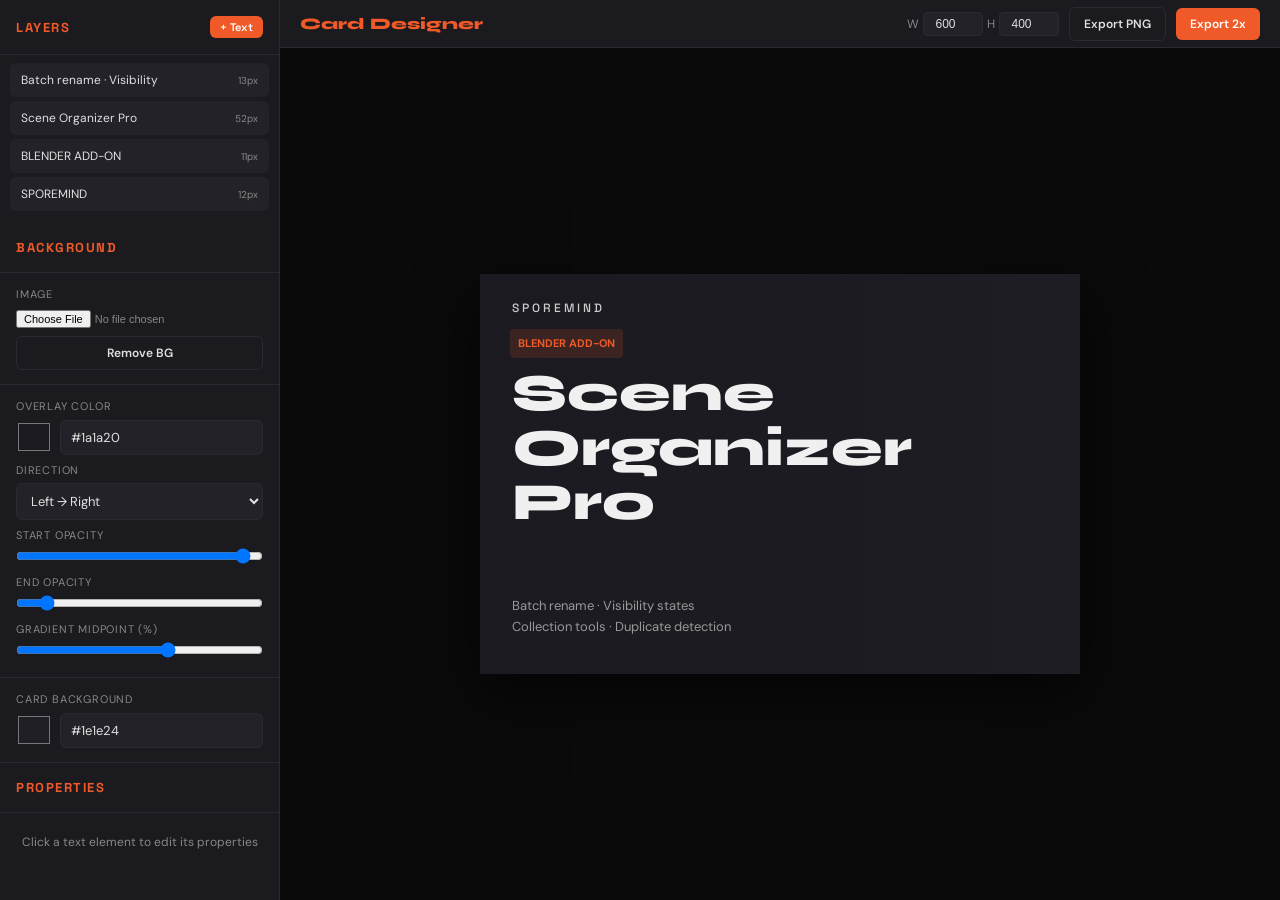
<file: docs/card_designer.html>
<!DOCTYPE html>
<html lang="en">
<head>
<meta charset="UTF-8">
<meta name="viewport" content="width=device-width, initial-scale=1.0">
<title>Card Designer</title>
<link href="https://fonts.googleapis.com/css2?family=DM+Sans:wght@400;500;700&family=Space+Grotesk:wght@400;500;700&family=Syne:wght@700;800&display=swap" rel="stylesheet">
<style>
*{margin:0;padding:0;box-sizing:border-box}
:root{--bg:#111;--panel:#1a1a1f;--panel2:#222228;--border:#2a2a32;--text:#e0e0e0;--text2:#888;--accent:#f05a28;--accent2:#ff8a5c}
body{font-family:'DM Sans',sans-serif;background:var(--bg);color:var(--text);display:flex;height:100vh;overflow:hidden}
/* SIDEBAR */
#sidebar{width:280px;background:var(--panel);border-right:1px solid var(--border);display:flex;flex-direction:column;overflow-y:auto}
.panel-header{padding:16px;border-bottom:1px solid var(--border);font-family:'Space Grotesk',sans-serif;font-weight:700;font-size:13px;text-transform:uppercase;letter-spacing:1.5px;color:var(--accent);display:flex;align-items:center;justify-content:space-between}
.panel-section{padding:14px 16px;border-bottom:1px solid var(--border)}
.panel-section label{display:block;font-size:11px;color:var(--text2);margin-bottom:6px;text-transform:uppercase;letter-spacing:.8px}
.panel-section input[type="text"],.panel-section input[type="number"],.panel-section select,.panel-section textarea{width:100%;background:var(--panel2);border:1px solid var(--border);color:var(--text);padding:8px 10px;border-radius:6px;font-size:13px;font-family:inherit;outline:none}
.panel-section input:focus,.panel-section select:focus,.panel-section textarea:focus{border-color:var(--accent)}
.panel-section textarea{resize:vertical;min-height:50px}
.color-row{display:flex;gap:8px;align-items:center}
.color-row input[type="color"]{width:36px;height:36px;border:none;background:none;cursor:pointer;border-radius:6px}
.color-row input[type="text"]{flex:1}
.row2{display:flex;gap:8px}
.row2>div{flex:1}
.btn{padding:8px 14px;border:none;border-radius:6px;cursor:pointer;font-family:inherit;font-size:12px;font-weight:600;transition:.2s}
.btn-accent{background:var(--accent);color:#fff}
.btn-accent:hover{background:var(--accent2)}
.btn-outline{background:transparent;border:1px solid var(--border);color:var(--text)}
.btn-outline:hover{border-color:var(--accent);color:var(--accent)}
.btn-danger{background:#c0392b;color:#fff}
.btn-danger:hover{background:#e74c3c}
.btn-full{width:100%}
.btn-row{display:flex;gap:6px;margin-top:8px}
/* LAYERS */
.layer-item{padding:8px 10px;background:var(--panel2);border:1px solid transparent;border-radius:6px;margin-bottom:4px;cursor:pointer;font-size:12px;display:flex;align-items:center;justify-content:space-between;transition:.15s}
.layer-item:hover{border-color:var(--border)}
.layer-item.active{border-color:var(--accent);background:rgba(240,90,40,.08)}
.layer-item span{white-space:nowrap;overflow:hidden;text-overflow:ellipsis;max-width:180px}
/* CANVAS AREA */
#canvas-area{flex:1;display:flex;align-items:center;justify-content:center;background:#0a0a0a;position:relative;overflow:auto}
#canvas-wrap{position:relative;box-shadow:0 20px 60px rgba(0,0,0,.6)}
#card-canvas{position:relative;overflow:hidden;background:#1e1e24}
.card-bg{position:absolute;inset:0;background-size:cover;background-position:center}
.card-overlay{position:absolute;inset:0}
.text-el{position:absolute;cursor:move;user-select:none;white-space:pre-wrap;outline:none;min-width:20px;min-height:16px;border:2px solid transparent;transition:border-color .15s}
.text-el:hover{border-color:rgba(240,90,40,.4)}
.text-el.selected{border-color:var(--accent)}
.text-el.editing{cursor:text;border-color:var(--accent2)}
/* RESIZE HANDLE */
.resize-handle{position:absolute;bottom:-5px;right:-5px;width:10px;height:10px;background:var(--accent);border-radius:2px;cursor:nwse-resize;display:none}
.text-el.selected .resize-handle{display:block}
/* TOP BAR */
#topbar{position:absolute;top:0;left:280px;right:0;height:48px;background:var(--panel);border-bottom:1px solid var(--border);display:flex;align-items:center;padding:0 20px;gap:10px;z-index:50}
#topbar .logo{font-family:'Syne',sans-serif;font-weight:800;font-size:16px;color:var(--accent);margin-right:auto}
.canvas-size-inputs{display:flex;align-items:center;gap:4px;font-size:12px;color:var(--text2)}
.canvas-size-inputs input{width:60px;background:var(--panel2);border:1px solid var(--border);color:var(--text);padding:4px 8px;border-radius:4px;font-size:12px;text-align:center}
#no-selection-msg{padding:20px 16px;color:var(--text2);font-size:12px;text-align:center;line-height:1.6}
</style>
</head>
<body>

<!-- SIDEBAR -->
<div id="sidebar">
  <div class="panel-header">Layers <button class="btn btn-accent" onclick="addText()" style="padding:4px 10px;font-size:11px">+ Text</button></div>
  <div id="layers-list" style="padding:8px 10px;max-height:200px;overflow-y:auto"></div>

  <div class="panel-header">Background</div>
  <div class="panel-section">
    <label>Image</label>
    <input type="file" id="bg-upload" accept="image/*" style="font-size:11px;color:var(--text2)" onchange="changeBg(event)">
    <div class="btn-row">
      <button class="btn btn-outline btn-full" onclick="removeBg()">Remove BG</button>
    </div>
  </div>
  <div class="panel-section">
    <label>Overlay Color</label>
    <div class="color-row">
      <input type="color" id="overlay-color" value="#1a1a20" oninput="updateOverlay()">
      <input type="text" id="overlay-hex" value="#1a1a20" oninput="syncOverlayFromHex()">
    </div>
    <label style="margin-top:8px">Direction</label>
    <select id="overlay-dir" onchange="updateOverlay()">
      <option value="to right" selected>Left → Right</option>
      <option value="to left">Right → Left</option>
      <option value="to bottom">Top → Bottom</option>
      <option value="to top">Bottom → Top</option>
      <option value="to bottom right">TopLeft → BottomRight</option>
      <option value="to bottom left">TopRight → BottomLeft</option>
    </select>
    <label style="margin-top:8px">Start Opacity</label>
    <input type="range" id="overlay-op-start" min="0" max="100" value="95" style="width:100%" oninput="updateOverlay()">
    <label style="margin-top:6px">End Opacity</label>
    <input type="range" id="overlay-op-end" min="0" max="100" value="10" style="width:100%" oninput="updateOverlay()">
    <label style="margin-top:6px">Gradient Midpoint (%)</label>
    <input type="range" id="overlay-mid" min="10" max="90" value="60" style="width:100%" oninput="updateOverlay()">
  </div>
  <div class="panel-section">
    <label>Card Background</label>
    <div class="color-row">
      <input type="color" id="card-bg-color" value="#1e1e24" oninput="updateCardBg()">
      <input type="text" id="card-bg-hex" value="#1e1e24" oninput="syncCardBgHex()">
    </div>
  </div>

  <div class="panel-header">Properties</div>
  <div id="props-panel">
    <div id="no-selection-msg">Click a text element to edit its properties</div>
    <div id="props-fields" style="display:none">
      <div class="panel-section">
        <label>Content</label>
        <textarea id="p-content" oninput="updateProp('content')"></textarea>
      </div>
      <div class="panel-section">
        <label>Font Family</label>
        <select id="p-font" onchange="updateProp('font')">
          <option value="'DM Sans',sans-serif">DM Sans</option>
          <option value="'Space Grotesk',sans-serif">Space Grotesk</option>
          <option value="'Syne',sans-serif">Syne</option>
          <option value="'Georgia',serif">Georgia</option>
          <option value="'Courier New',monospace">Courier New</option>
          <option value="Arial,sans-serif">Arial</option>
          <option value="'Impact',sans-serif">Impact</option>
        </select>
      </div>
      <div class="panel-section">
        <div class="row2">
          <div><label>Size (px)</label><input type="number" id="p-size" min="8" max="200" oninput="updateProp('size')"></div>
          <div><label>Weight</label>
            <select id="p-weight" onchange="updateProp('weight')">
              <option value="400">Regular</option>
              <option value="500">Medium</option>
              <option value="700">Bold</option>
              <option value="800">Extra Bold</option>
            </select>
          </div>
        </div>
      </div>
      <div class="panel-section">
        <label>Color</label>
        <div class="color-row">
          <input type="color" id="p-color" oninput="updateProp('color')">
          <input type="text" id="p-color-hex" oninput="updatePropHex()">
        </div>
      </div>
      <div class="panel-section">
        <label>Background</label>
        <div class="color-row">
          <input type="color" id="p-bg" oninput="updateProp('bg')">
          <input type="text" id="p-bg-hex" oninput="updatePropBgHex()">
        </div>
        <label style="margin-top:6px">BG Opacity</label>
        <input type="range" id="p-bg-opacity" min="0" max="100" value="0" style="width:100%" oninput="updateProp('bgOpacity')">
        <label style="margin-top:6px">BG Padding (px)</label>
        <input type="number" id="p-bg-pad" value="0" min="0" max="40" oninput="updateProp('bgPad')">
        <label style="margin-top:6px">BG Radius (px)</label>
        <input type="number" id="p-bg-rad" value="0" min="0" max="40" oninput="updateProp('bgRad')">
      </div>
      <div class="panel-section">
        <div class="row2">
          <div><label>X</label><input type="number" id="p-x" oninput="updateProp('x')"></div>
          <div><label>Y</label><input type="number" id="p-y" oninput="updateProp('y')"></div>
        </div>
      </div>
      <div class="panel-section">
        <label>Letter Spacing (px)</label>
        <input type="number" id="p-ls" value="0" step="0.5" oninput="updateProp('ls')">
        <label style="margin-top:6px">Line Height</label>
        <input type="number" id="p-lh" value="1.2" step="0.1" min="0.5" max="3" oninput="updateProp('lh')">
      </div>
      <div class="panel-section">
        <button class="btn btn-danger btn-full" onclick="deleteSelected()">Delete Element</button>
      </div>
    </div>
  </div>
</div>

<!-- TOPBAR -->
<div id="topbar">
  <div class="logo">Card Designer</div>
  <div class="canvas-size-inputs">
    <span>W</span><input type="number" id="c-width" value="600" onchange="resizeCanvas()">
    <span>H</span><input type="number" id="c-height" value="400" onchange="resizeCanvas()">
  </div>
  <button class="btn btn-outline" onclick="exportPNG()">Export PNG</button>
  <button class="btn btn-accent" onclick="exportPNG(2)">Export 2x</button>
</div>

<!-- CANVAS -->
<div id="canvas-area" style="padding-top:48px">
  <div id="canvas-wrap">
    <div id="card-canvas" style="width:600px;height:400px">
      <div class="card-bg" id="card-bg"></div>
      <div class="card-overlay" id="card-overlay" style="background:linear-gradient(to right,rgba(26,26,32,0.95) 0%,rgba(26,26,32,0.76) 60%,rgba(26,26,32,0.1) 100%)"></div>
    </div>
  </div>
</div>

<script>
const canvas = document.getElementById('card-canvas');
const layersList = document.getElementById('layers-list');
let elements = [];
let selectedId = null;
let idCounter = 0;
let dragState = null;

// --- ELEMENT MANAGEMENT ---
function addText(text='New Text', opts={}){
  const id = ++idCounter;
  const el = {
    id, text,
    x: opts.x||40, y: opts.y||40,
    font: opts.font||"'Syne',sans-serif",
    size: opts.size||36, weight: opts.weight||'700',
    color: opts.color||'#ffffff',
    bg: opts.bg||'#000000', bgOpacity: opts.bgOpacity||0,
    bgPad: opts.bgPad||0, bgRad: opts.bgRad||0,
    ls: opts.ls||0, lh: opts.lh||1.2
  };
  elements.push(el);
  renderAll();
  selectEl(id);
  return id;
}

function renderAll(){
  // Keep bg and overlay, remove text els
  canvas.querySelectorAll('.text-el').forEach(e=>e.remove());
  elements.forEach(el=>{
    const div = document.createElement('div');
    div.className = 'text-el' + (el.id===selectedId?' selected':'');
    div.dataset.id = el.id;
    div.style.left = el.x+'px';
    div.style.top = el.y+'px';
    div.style.fontFamily = el.font;
    div.style.fontSize = el.size+'px';
    div.style.fontWeight = el.weight;
    div.style.color = el.color;
    div.style.letterSpacing = el.ls+'px';
    div.style.lineHeight = el.lh;
    if(el.bgOpacity>0){
      const c = hexToRgb(el.bg);
      div.style.backgroundColor = `rgba(${c.r},${c.g},${c.b},${el.bgOpacity/100})`;
      div.style.padding = el.bgPad+'px';
      div.style.borderRadius = el.bgRad+'px';
    }
    div.textContent = el.text;
    // resize handle
    const rh = document.createElement('div');
    rh.className='resize-handle';
    rh.addEventListener('mousedown', e=>startResize(e, el.id));
    div.appendChild(rh);
    // events
    div.addEventListener('mousedown', e=>{
      if(e.target.classList.contains('resize-handle')) return;
      selectEl(el.id);
      startDrag(e, el.id);
    });
    div.addEventListener('dblclick', ()=>startEditing(el.id));
    canvas.appendChild(div);
  });
  renderLayers();
}

function renderLayers(){
  layersList.innerHTML='';
  [...elements].reverse().forEach(el=>{
    const d = document.createElement('div');
    d.className='layer-item'+(el.id===selectedId?' active':'');
    d.innerHTML=`<span>${el.text.substring(0,25)}</span><span style="font-size:10px;color:var(--text2)">${el.size}px</span>`;
    d.onclick=()=>selectEl(el.id);
    layersList.appendChild(d);
  });
}

function selectEl(id){
  selectedId = id;
  renderAll();
  showProps();
}

function showProps(){
  const el = elements.find(e=>e.id===selectedId);
  if(!el){
    document.getElementById('props-fields').style.display='none';
    document.getElementById('no-selection-msg').style.display='block';
    return;
  }
  document.getElementById('props-fields').style.display='block';
  document.getElementById('no-selection-msg').style.display='none';
  document.getElementById('p-content').value = el.text;
  document.getElementById('p-font').value = el.font;
  document.getElementById('p-size').value = el.size;
  document.getElementById('p-weight').value = el.weight;
  document.getElementById('p-color').value = el.color;
  document.getElementById('p-color-hex').value = el.color;
  document.getElementById('p-bg').value = el.bg;
  document.getElementById('p-bg-hex').value = el.bg;
  document.getElementById('p-bg-opacity').value = el.bgOpacity;
  document.getElementById('p-bg-pad').value = el.bgPad;
  document.getElementById('p-bg-rad').value = el.bgRad;
  document.getElementById('p-x').value = Math.round(el.x);
  document.getElementById('p-y').value = Math.round(el.y);
  document.getElementById('p-ls').value = el.ls;
  document.getElementById('p-lh').value = el.lh;
}

function updateProp(prop){
  const el = elements.find(e=>e.id===selectedId);
  if(!el) return;
  switch(prop){
    case 'content': el.text=document.getElementById('p-content').value; break;
    case 'font': el.font=document.getElementById('p-font').value; break;
    case 'size': el.size=parseInt(document.getElementById('p-size').value)||12; break;
    case 'weight': el.weight=document.getElementById('p-weight').value; break;
    case 'color': el.color=document.getElementById('p-color').value; document.getElementById('p-color-hex').value=el.color; break;
    case 'bg': el.bg=document.getElementById('p-bg').value; document.getElementById('p-bg-hex').value=el.bg; break;
    case 'bgOpacity': el.bgOpacity=parseInt(document.getElementById('p-bg-opacity').value); break;
    case 'bgPad': el.bgPad=parseInt(document.getElementById('p-bg-pad').value)||0; break;
    case 'bgRad': el.bgRad=parseInt(document.getElementById('p-bg-rad').value)||0; break;
    case 'x': el.x=parseInt(document.getElementById('p-x').value)||0; break;
    case 'y': el.y=parseInt(document.getElementById('p-y').value)||0; break;
    case 'ls': el.ls=parseFloat(document.getElementById('p-ls').value)||0; break;
    case 'lh': el.lh=parseFloat(document.getElementById('p-lh').value)||1.2; break;
  }
  renderAll();
}
function updatePropHex(){
  const el=elements.find(e=>e.id===selectedId); if(!el) return;
  const v=document.getElementById('p-color-hex').value;
  if(/^#[0-9a-fA-F]{6}$/.test(v)){el.color=v;document.getElementById('p-color').value=v;renderAll();}
}
function updatePropBgHex(){
  const el=elements.find(e=>e.id===selectedId); if(!el) return;
  const v=document.getElementById('p-bg-hex').value;
  if(/^#[0-9a-fA-F]{6}$/.test(v)){el.bg=v;document.getElementById('p-bg').value=v;renderAll();}
}

function deleteSelected(){
  elements = elements.filter(e=>e.id!==selectedId);
  selectedId=null;
  renderAll(); showProps();
}

// --- DRAG ---
function startDrag(e, id){
  const el = elements.find(x=>x.id===id);
  dragState = {id, startX:e.clientX, startY:e.clientY, origX:el.x, origY:el.y, type:'move'};
  e.preventDefault();
}
function startResize(e, id){
  const el = elements.find(x=>x.id===id);
  dragState = {id, startX:e.clientX, startY:e.clientY, origSize:el.size, type:'resize'};
  e.preventDefault(); e.stopPropagation();
}
document.addEventListener('mousemove', e=>{
  if(!dragState) return;
  const dx=e.clientX-dragState.startX, dy=e.clientY-dragState.startY;
  const el=elements.find(x=>x.id===dragState.id);
  if(!el) return;
  if(dragState.type==='move'){
    el.x=dragState.origX+dx; el.y=dragState.origY+dy;
  } else {
    el.size = Math.max(8, dragState.origSize + Math.round((dx+dy)/3));
  }
  renderAll();
});
document.addEventListener('mouseup', ()=>{
  if(dragState){ showProps(); dragState=null; }
});

// --- INLINE EDITING ---
function startEditing(id){
  const dom = canvas.querySelector(`[data-id="${id}"]`);
  if(!dom) return;
  dom.contentEditable = true;
  dom.classList.add('editing');
  dom.focus();
  // select all text
  const range = document.createRange();
  range.selectNodeContents(dom);
  const sel = window.getSelection();
  sel.removeAllRanges(); sel.addRange(range);

  const finish = ()=>{
    dom.contentEditable = false;
    dom.classList.remove('editing');
    const el = elements.find(e=>e.id===id);
    if(el) el.text = dom.textContent;
    renderAll(); showProps();
  };
  dom.addEventListener('blur', finish, {once:true});
  dom.addEventListener('keydown', e=>{
    if(e.key==='Escape'||e.key==='Enter'&&!e.shiftKey){e.preventDefault();dom.blur();}
  });
}

// --- BACKGROUND ---
function changeBg(e){
  const file = e.target.files[0]; if(!file) return;
  const reader = new FileReader();
  reader.onload = ev=>{
    document.getElementById('card-bg').style.backgroundImage=`url(${ev.target.result})`;
  };
  reader.readAsDataURL(file);
}
function removeBg(){
  document.getElementById('card-bg').style.backgroundImage='none';
  document.getElementById('bg-upload').value='';
}
function updateOverlay(){
  const c=document.getElementById('overlay-color').value;
  const dir=document.getElementById('overlay-dir').value;
  const opStart=document.getElementById('overlay-op-start').value/100;
  const opEnd=document.getElementById('overlay-op-end').value/100;
  const mid=document.getElementById('overlay-mid').value;
  document.getElementById('overlay-hex').value=c;
  const rgb=hexToRgb(c);
  document.getElementById('card-overlay').style.background=
    `linear-gradient(${dir}, rgba(${rgb.r},${rgb.g},${rgb.b},${opStart}) 0%, rgba(${rgb.r},${rgb.g},${rgb.b},${opStart*0.8}) ${mid}%, rgba(${rgb.r},${rgb.g},${rgb.b},${opEnd}) 100%)`;
}
function syncOverlayFromHex(){
  const v=document.getElementById('overlay-hex').value;
  if(/^#[0-9a-fA-F]{6}$/.test(v)){document.getElementById('overlay-color').value=v;updateOverlay();}
}
function updateCardBg(){
  const c=document.getElementById('card-bg-color').value;
  document.getElementById('card-bg-hex').value=c;
  canvas.style.backgroundColor=c;
}
function syncCardBgHex(){
  const v=document.getElementById('card-bg-hex').value;
  if(/^#[0-9a-fA-F]{6}$/.test(v)){document.getElementById('card-bg-color').value=v;updateCardBg();}
}
function resizeCanvas(){
  const w=parseInt(document.getElementById('c-width').value)||600;
  const h=parseInt(document.getElementById('c-height').value)||400;
  canvas.style.width=w+'px'; canvas.style.height=h+'px';
}

// --- EXPORT ---
function exportPNG(scale=1){
  // hide selection borders
  const prev = selectedId; selectedId=null; renderAll();
  
  import('https://cdnjs.cloudflare.com/ajax/libs/html2canvas/1.4.1/html2canvas.esm.js').then(mod=>{
    const html2canvas = mod.default;
    html2canvas(canvas, {scale, useCORS:true, backgroundColor:null}).then(c=>{
      const a=document.createElement('a');
      a.download='card-design.png';
      a.href=c.toDataURL('image/png');
      a.click();
      selectedId=prev; renderAll();
    });
  }).catch(()=>{
    // fallback: use script tag
    if(!window._h2cLoaded){
      const s=document.createElement('script');
      s.src='https://cdnjs.cloudflare.com/ajax/libs/html2canvas/1.4.1/html2canvas.min.js';
      s.onload=()=>{window._h2cLoaded=true; doExport(scale,prev);};
      document.head.appendChild(s);
    } else doExport(scale,prev);
  });
}
function doExport(scale,prev){
  html2canvas(canvas,{scale,useCORS:true,backgroundColor:null}).then(c=>{
    const a=document.createElement('a');
    a.download='card-design.png';
    a.href=c.toDataURL('image/png');
    a.click();
    selectedId=prev; renderAll();
  });
}

// --- DESELECT ON CANVAS CLICK ---
canvas.addEventListener('mousedown', e=>{
  if(e.target===canvas||e.target.classList.contains('card-bg')||e.target.classList.contains('card-overlay')){
    selectedId=null; renderAll(); showProps();
  }
});

// --- UTILS ---
function hexToRgb(hex){
  const r=parseInt(hex.slice(1,3),16),g=parseInt(hex.slice(3,5),16),b=parseInt(hex.slice(5,7),16);
  return {r,g,b};
}

// --- INIT WITH DEMO CONTENT ---
addText('SPOREMIND', {x:30,y:25,size:12,weight:'500',font:"'Space Grotesk',sans-serif",color:'#cccccc',ls:3});
addText('BLENDER ADD-ON', {x:30,y:55,size:11,weight:'700',font:"'DM Sans',sans-serif",color:'#f05a28',bg:'#f05a28',bgOpacity:15,bgPad:6,bgRad:4});
addText('Scene\nOrganizer\nPro', {x:30,y:90,size:52,weight:'800',font:"'Syne',sans-serif",color:'#f0f0f0',lh:1.05});
addText('Batch rename · Visibility states\nCollection tools · Duplicate detection', {x:30,y:320,size:13,weight:'400',font:"'DM Sans',sans-serif",color:'#999999',lh:1.6});
selectedId=null; renderAll(); showProps();
</script>
</body>
</html>
</file>
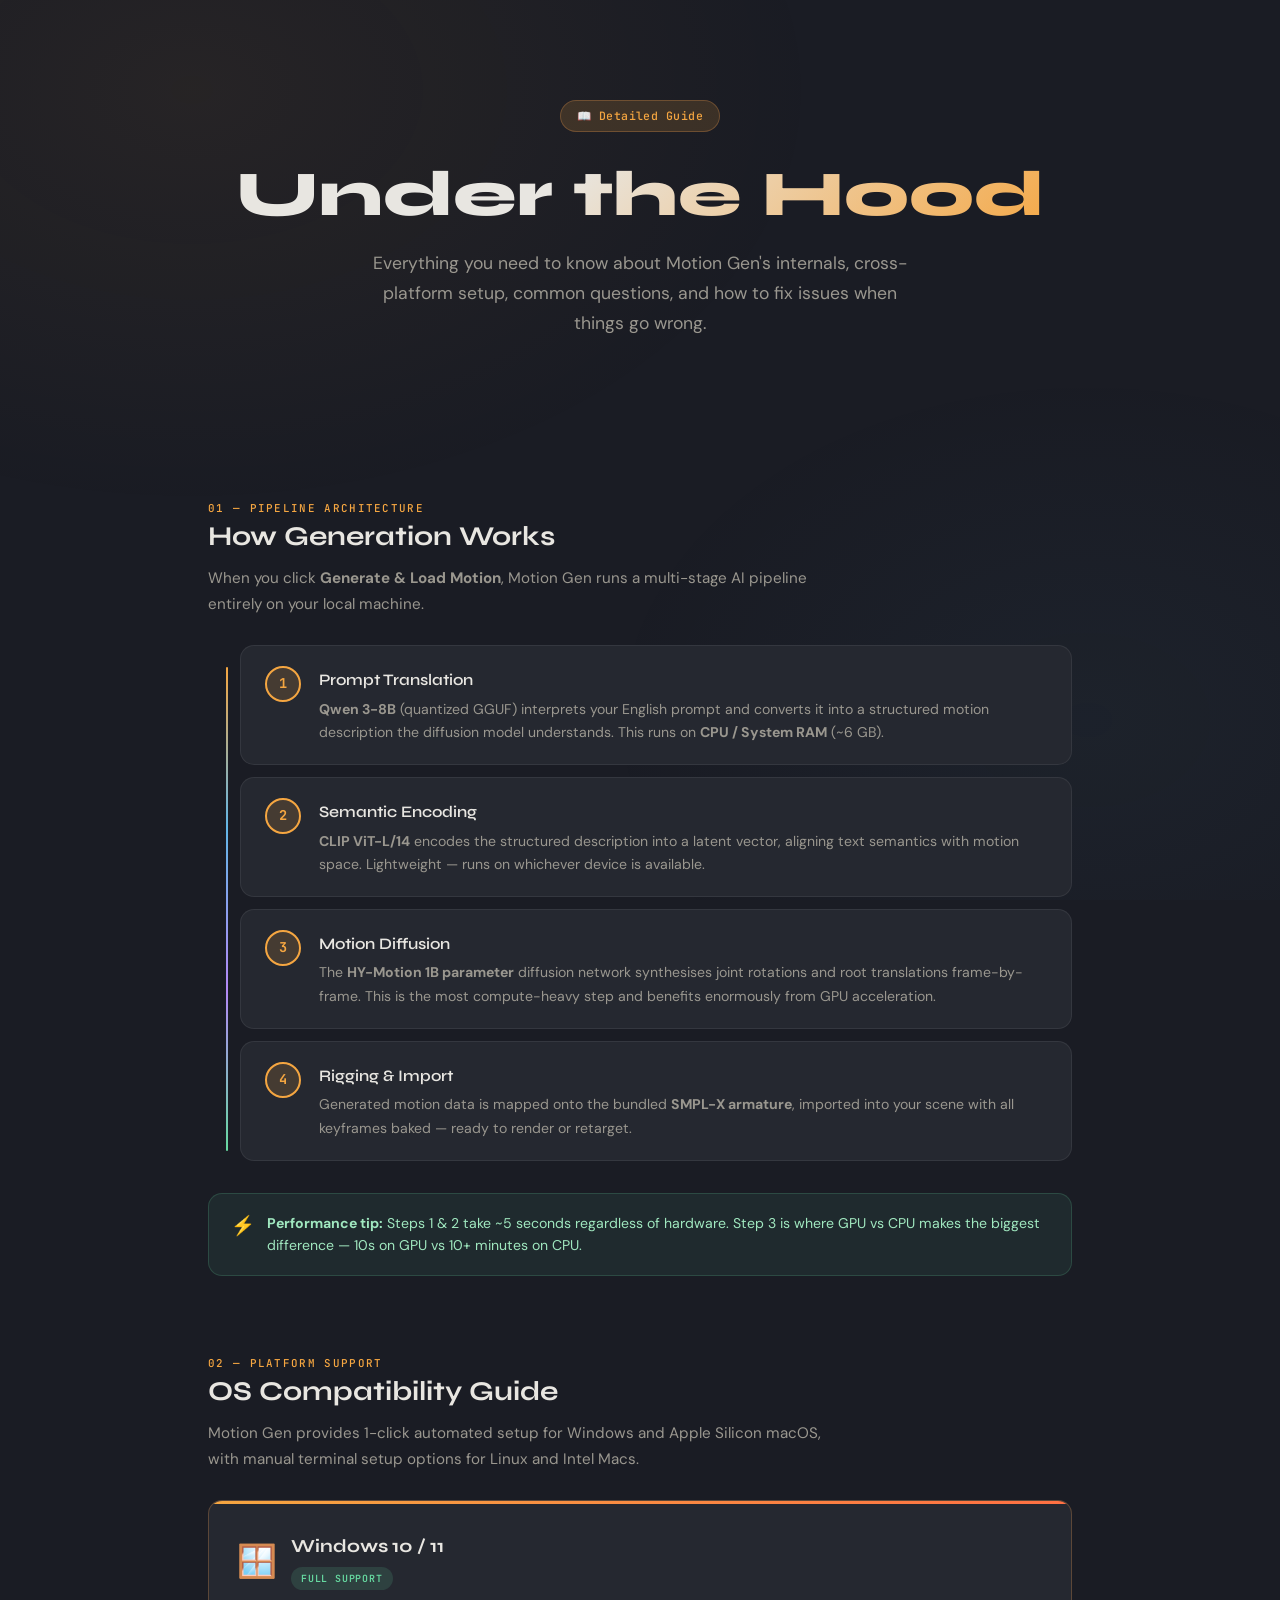
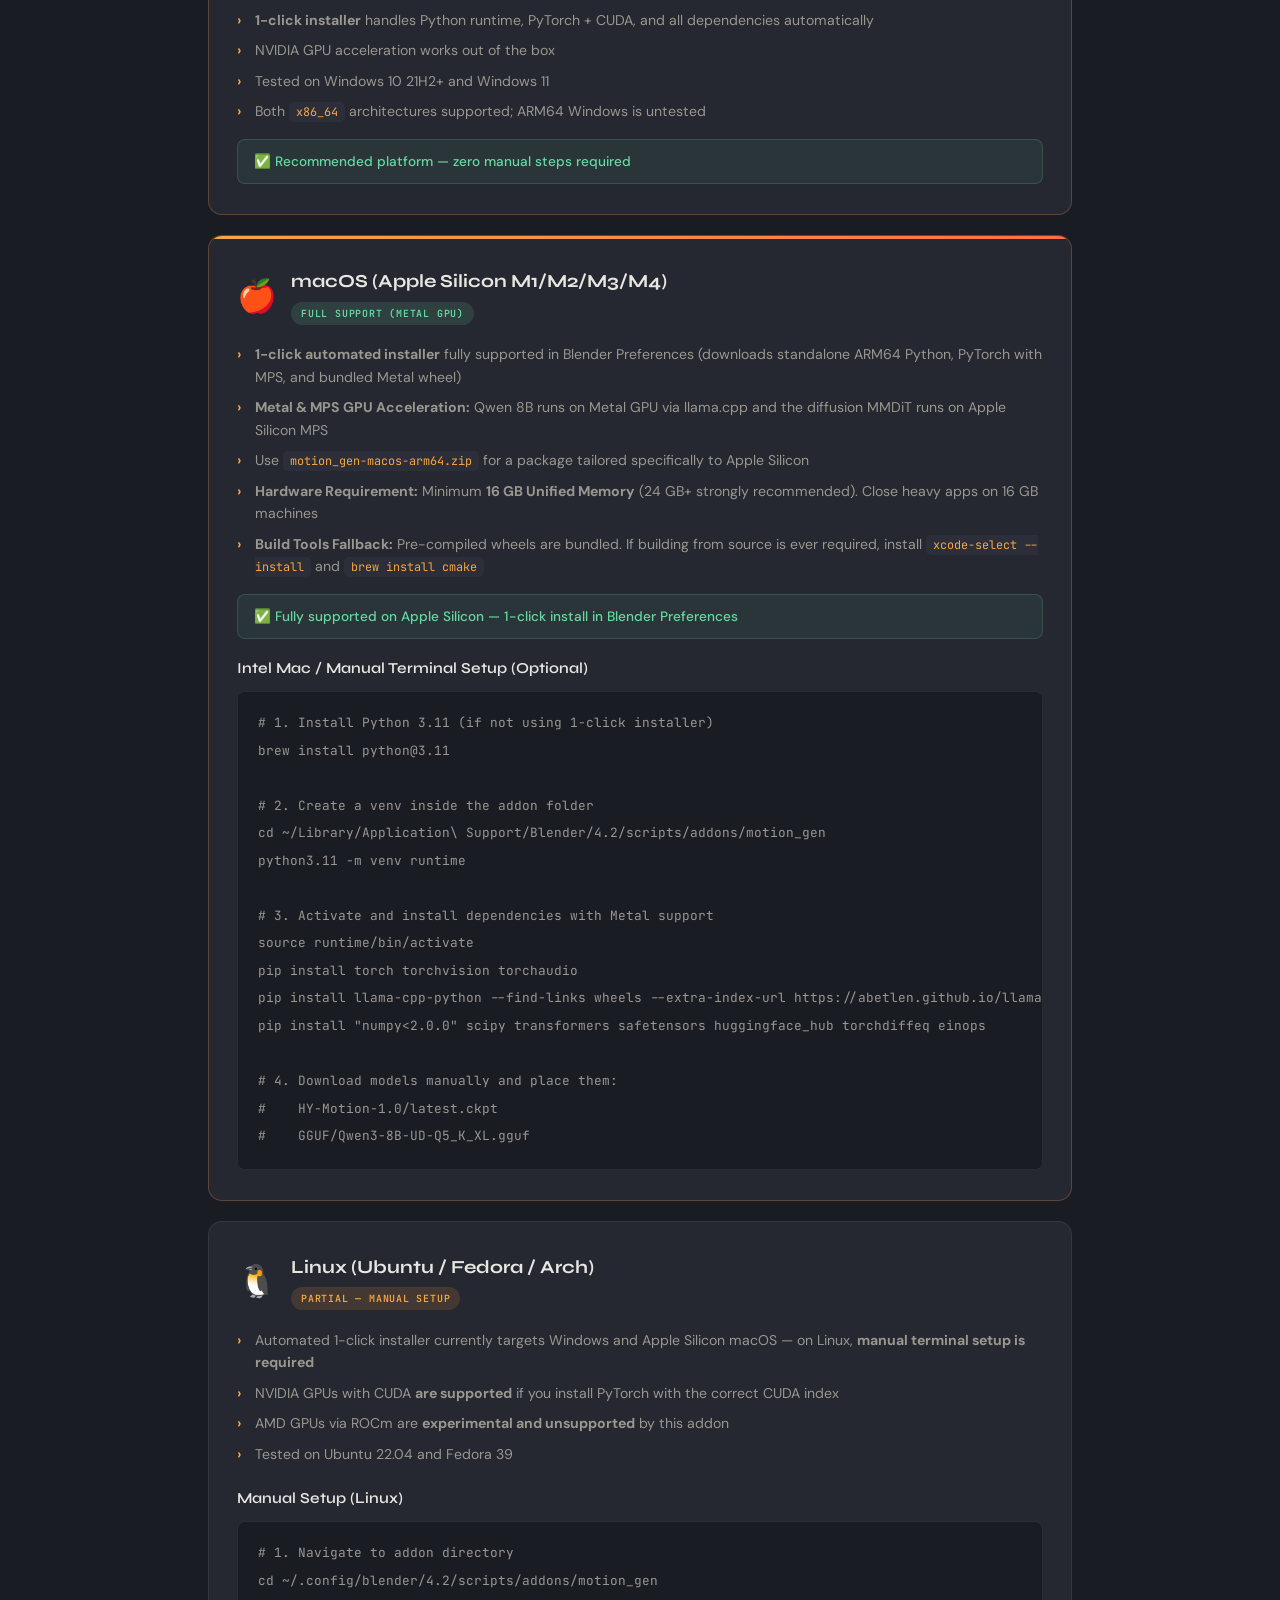
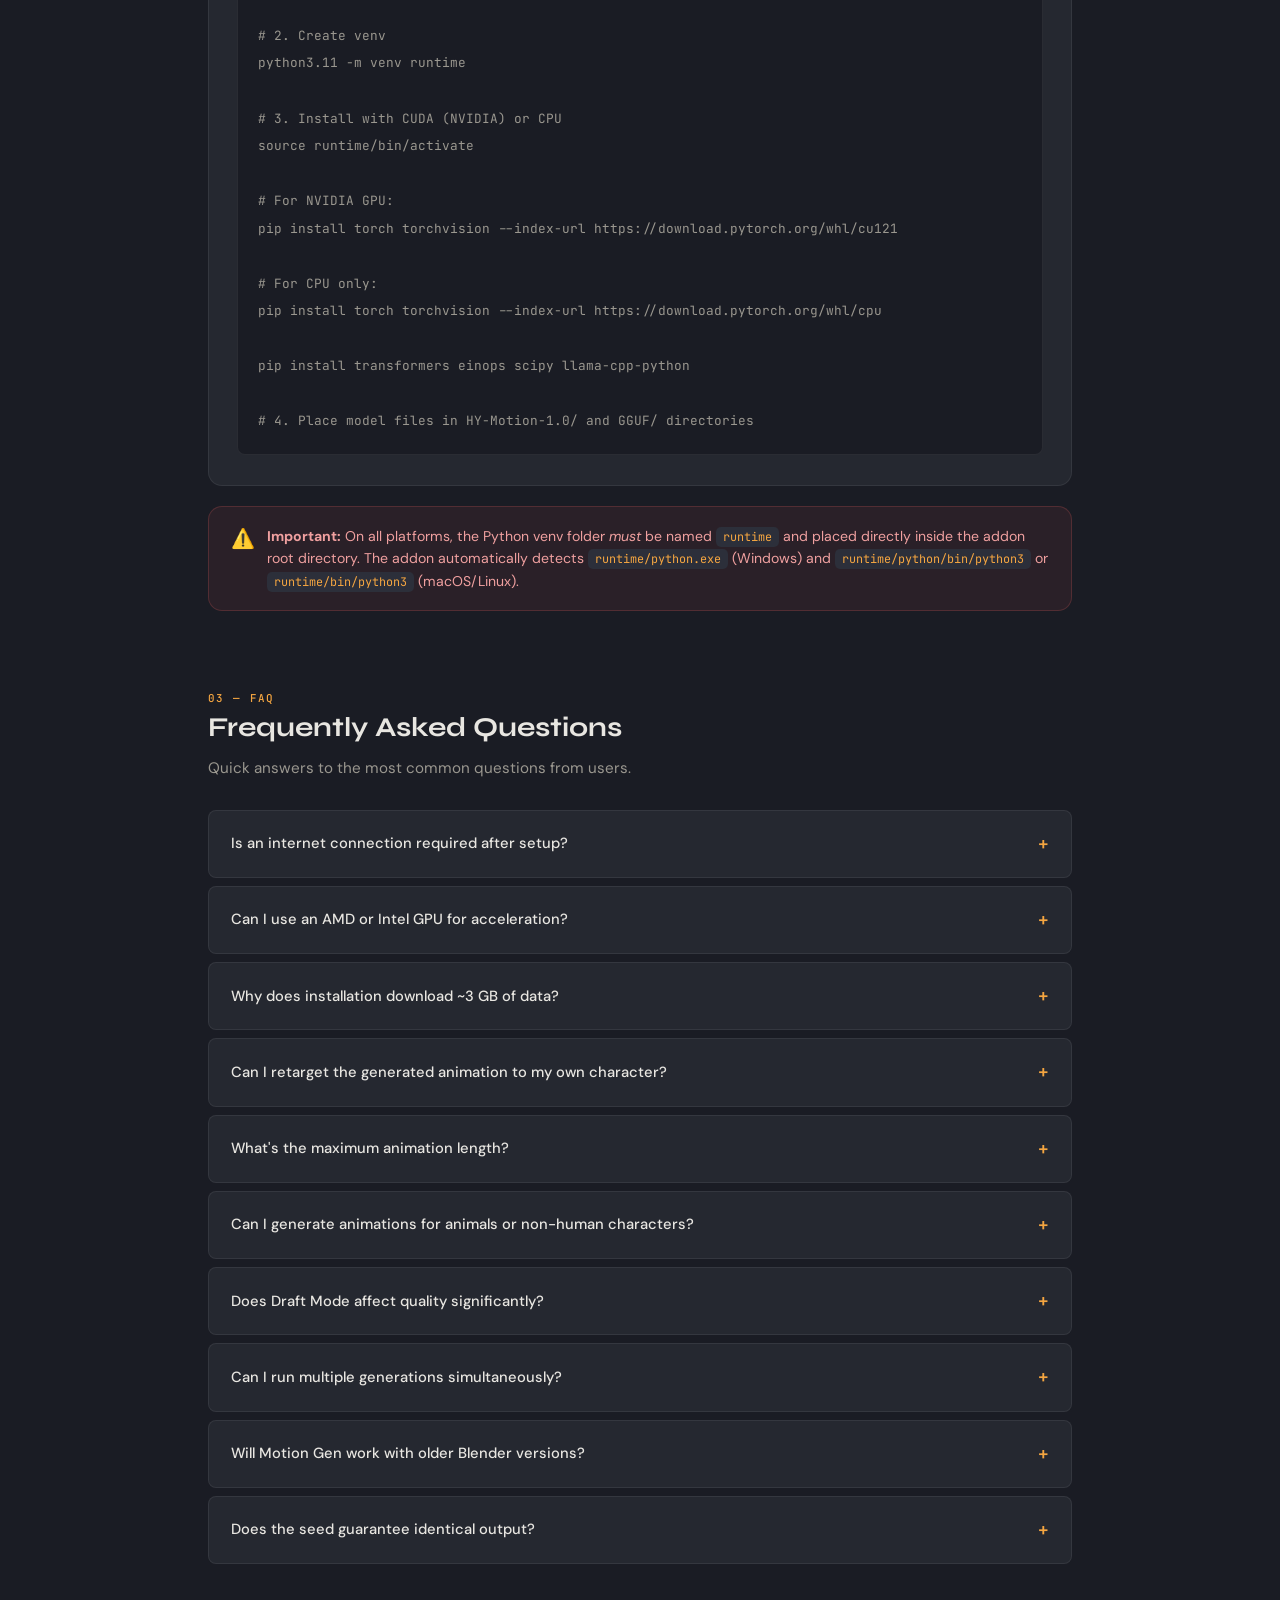
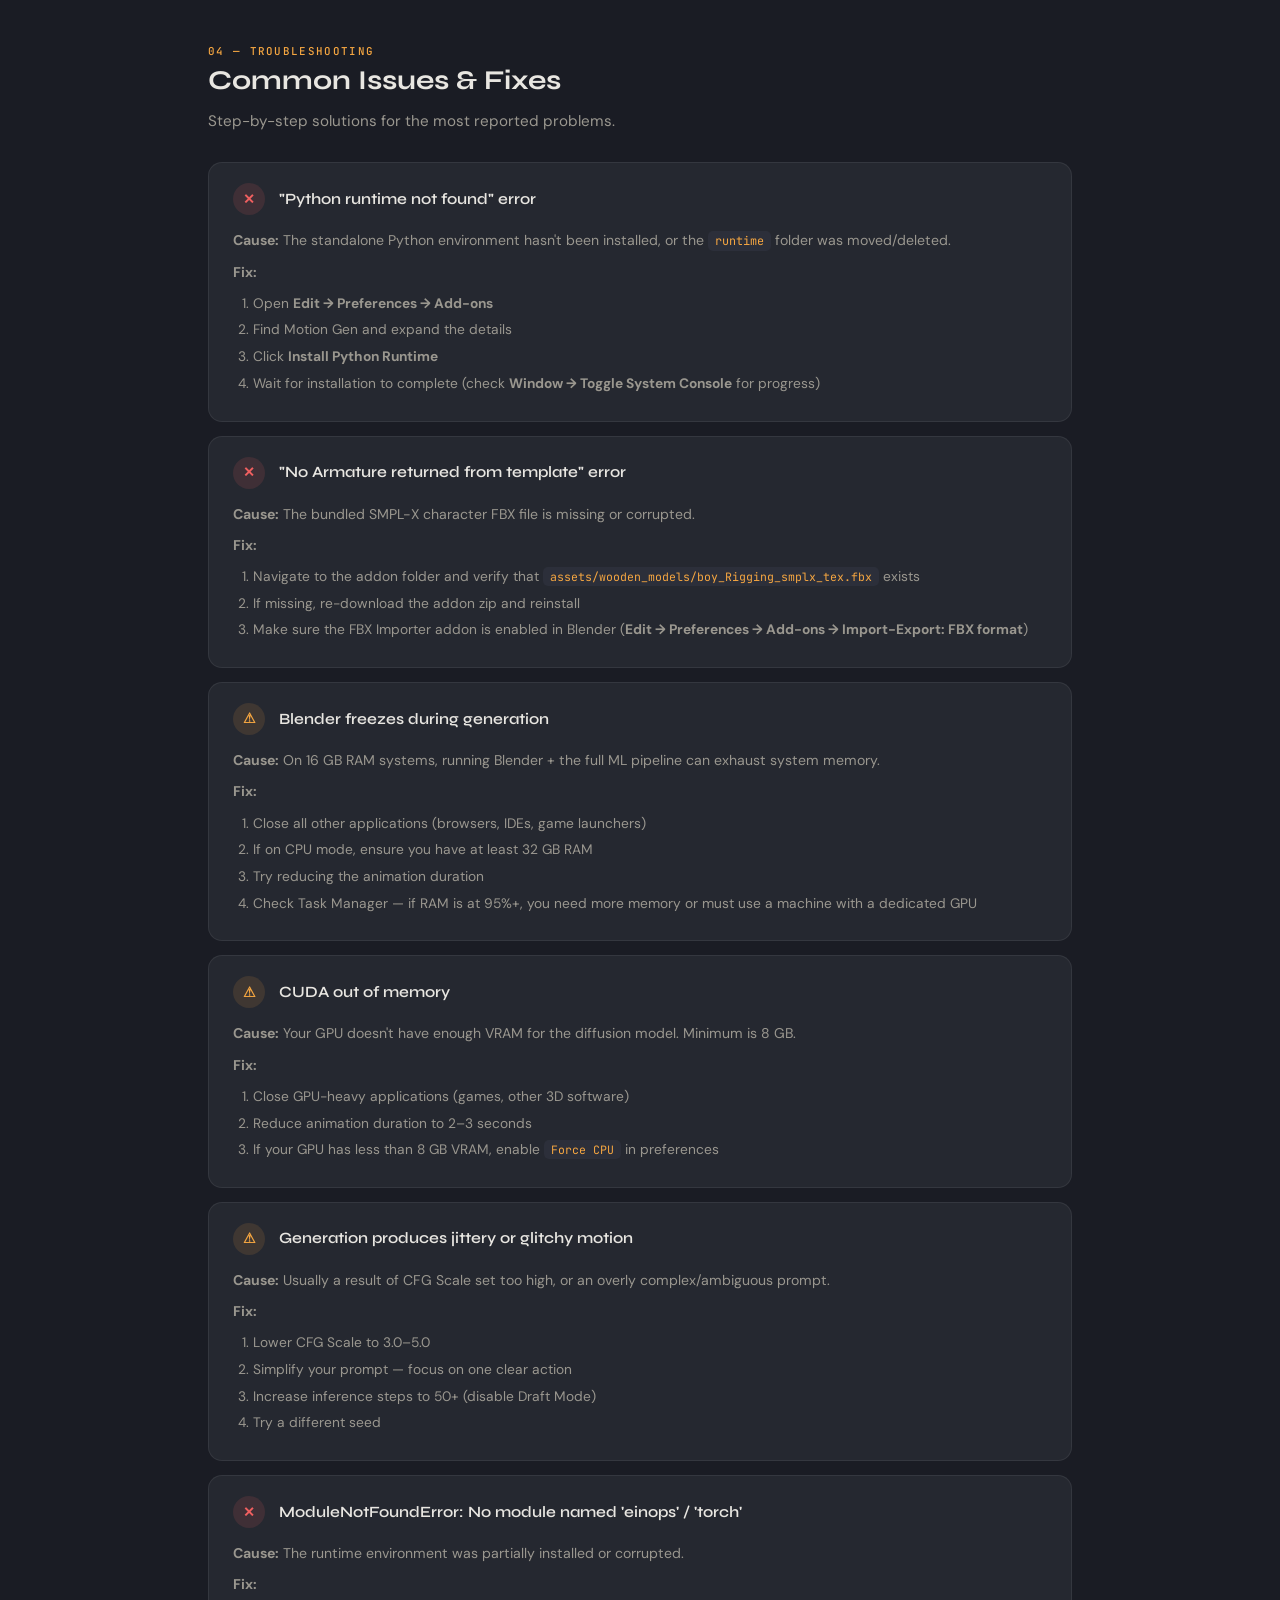
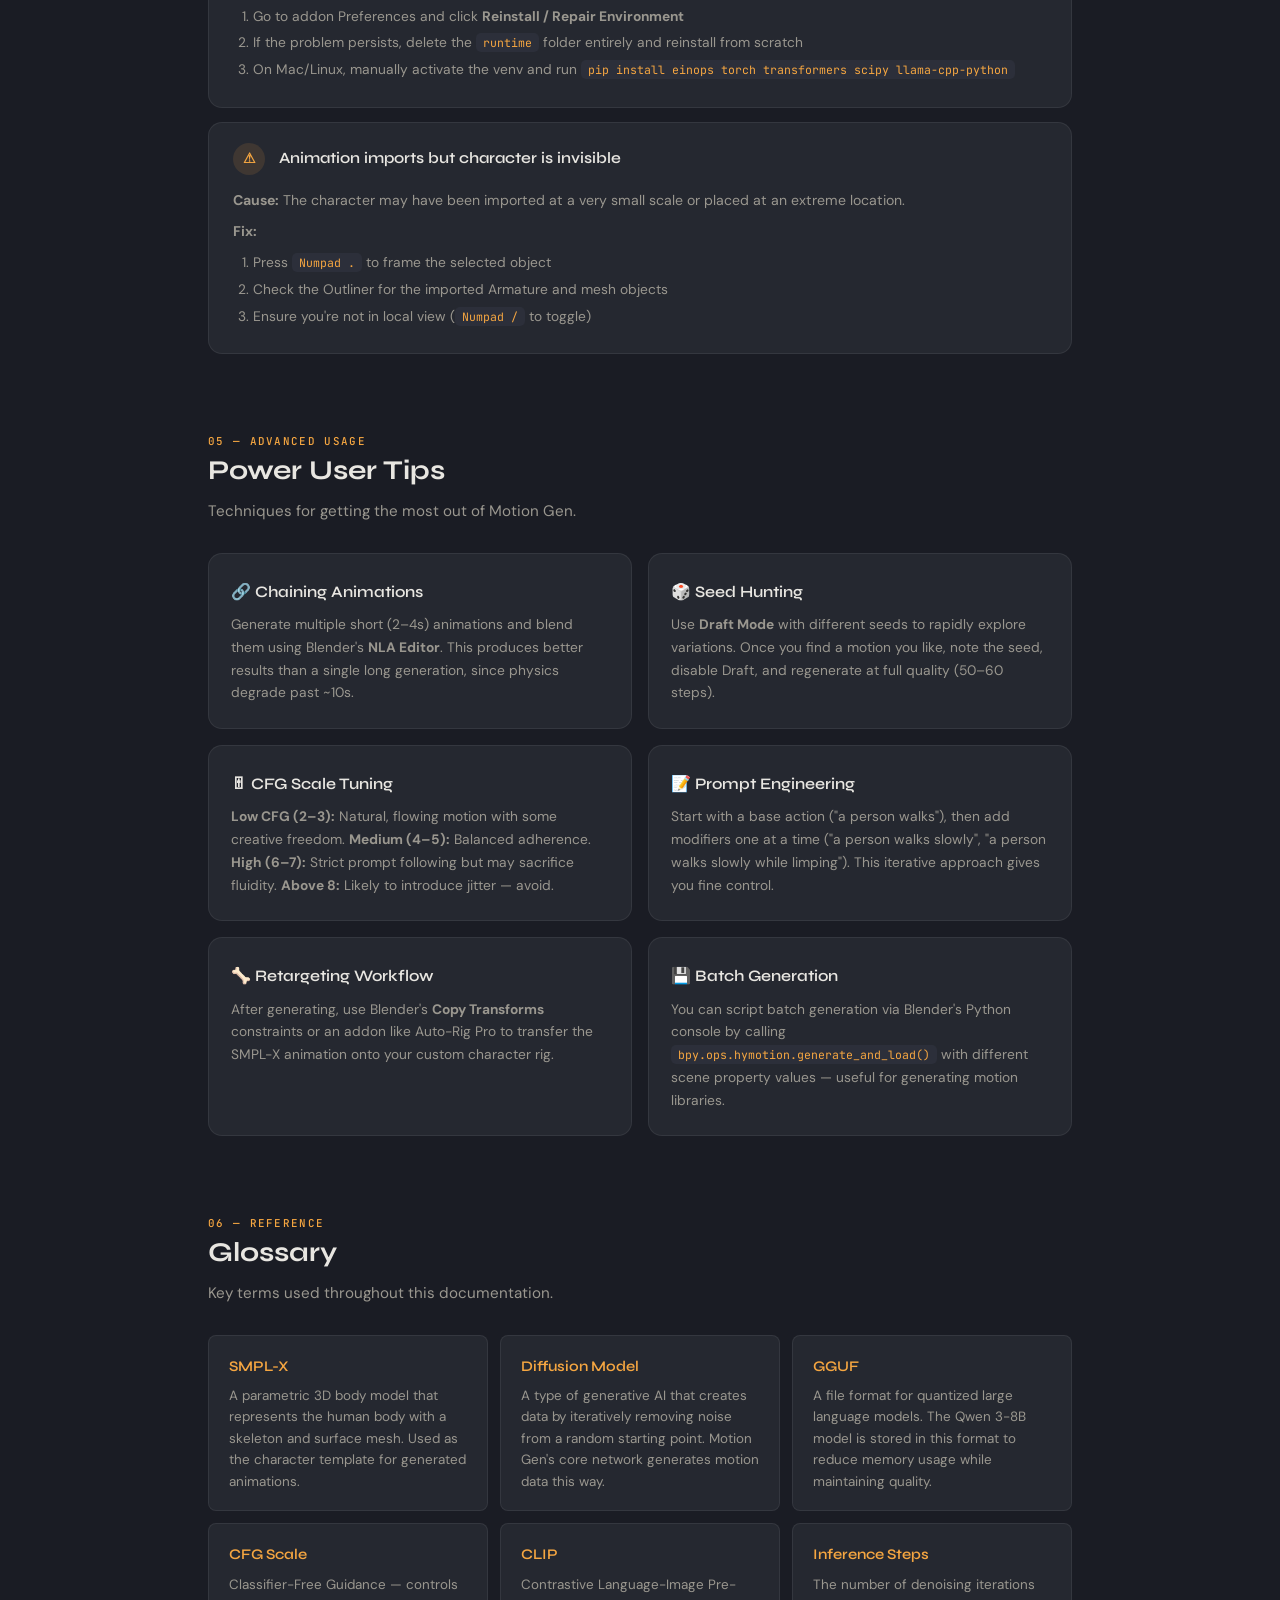
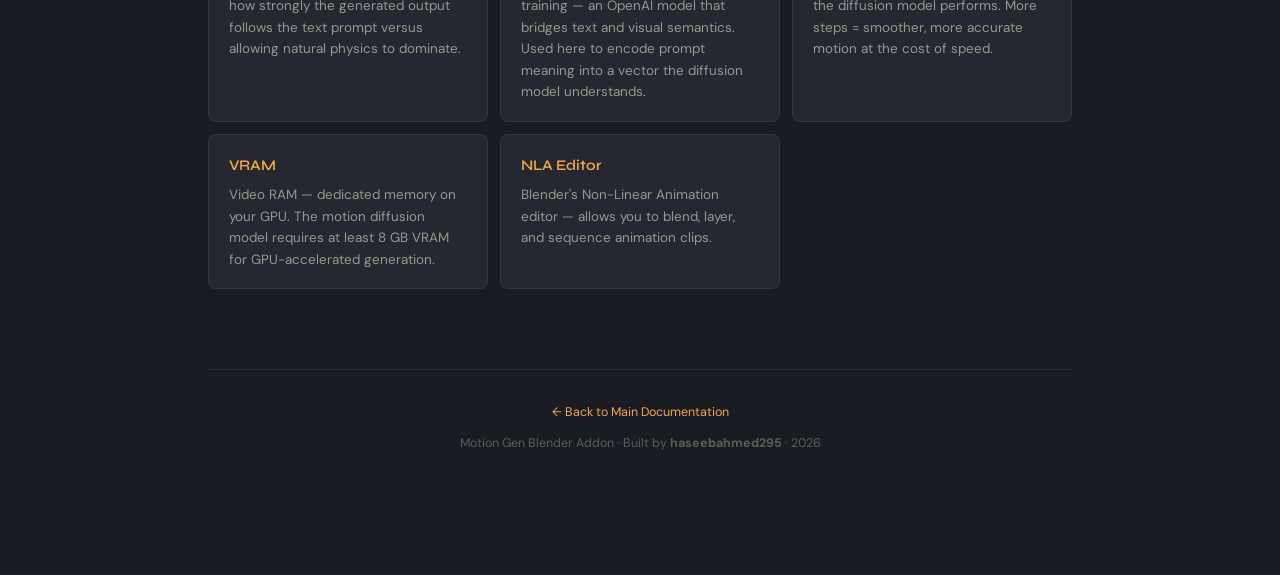
<file: docs/details.html>
<!DOCTYPE html>
<html lang="en">
<head>
  <meta charset="UTF-8" />
  <meta name="viewport" content="width=device-width, initial-scale=1.0" />
  <title>Motion Gen &middot; Detailed Guide &amp; FAQ</title>
  <meta name="description" content="In-depth guide, FAQ, troubleshooting, and OS compatibility for the Motion Gen Blender Addon." />
  <link rel="stylesheet" href="style.css" />
  <link rel="stylesheet" href="details.css" />
</head>
<body>

<div class="page-wrapper">

  <!-- HERO -->
  <header class="hero reveal" id="deep-dive">
    <span class="hero__badge">📖 Detailed Guide</span>
    <h1>Under the Hood</h1>
    <p class="hero__sub">
      Everything you need to know about Motion Gen's internals, cross-platform setup, common questions, and how to fix issues when things go wrong.
    </p>
  </header>

  <!-- ═══════════════ PIPELINE DEEP DIVE ═══════════════ -->
  <section class="section reveal" id="pipeline">
    <span class="section__label">01 — Pipeline Architecture</span>
    <h2 class="section__title">How Generation Works</h2>
    <p class="section__desc">When you click <strong>Generate &amp; Load Motion</strong>, Motion Gen runs a multi-stage AI pipeline entirely on your local machine.</p>

    <div class="pipeline-flow">
      <div class="pipeline-step">
        <span class="pipeline-step__num">1</span>
        <div>
          <h3>Prompt Translation</h3>
          <p><strong>Qwen 3-8B</strong> (quantized GGUF) interprets your English prompt and converts it into a structured motion description the diffusion model understands. This runs on <strong>CPU / System RAM</strong> (~6 GB).</p>
        </div>
      </div>
      <div class="pipeline-step">
        <span class="pipeline-step__num">2</span>
        <div>
          <h3>Semantic Encoding</h3>
          <p><strong>CLIP ViT-L/14</strong> encodes the structured description into a latent vector, aligning text semantics with motion space. Lightweight — runs on whichever device is available.</p>
        </div>
      </div>
      <div class="pipeline-step">
        <span class="pipeline-step__num">3</span>
        <div>
          <h3>Motion Diffusion</h3>
          <p>The <strong>HY-Motion 1B parameter</strong> diffusion network synthesises joint rotations and root translations frame-by-frame. This is the most compute-heavy step and benefits enormously from GPU acceleration.</p>
        </div>
      </div>
      <div class="pipeline-step">
        <span class="pipeline-step__num">4</span>
        <div>
          <h3>Rigging &amp; Import</h3>
          <p>Generated motion data is mapped onto the bundled <strong>SMPL-X armature</strong>, imported into your scene with all keyframes baked — ready to render or retarget.</p>
        </div>
      </div>
    </div>

    <div class="callout callout--tip" style="margin-top:20px">
      <span class="callout__icon">⚡</span>
      <div><strong>Performance tip:</strong> Steps 1 &amp; 2 take ~5 seconds regardless of hardware. Step 3 is where GPU vs CPU makes the biggest difference — 10s on GPU vs 10+ minutes on CPU.</div>
    </div>
  </section>

  <!-- ═══════════════ OS COMPATIBILITY ═══════════════ -->
  <section class="section reveal" id="os-compat">
    <span class="section__label">02 — Platform Support</span>
    <h2 class="section__title">OS Compatibility Guide</h2>
    <p class="section__desc">Motion Gen provides 1-click automated setup for Windows and Apple Silicon macOS, with manual terminal setup options for Linux and Intel Macs.</p>

    <div class="os-grid">
      <!-- Windows -->
      <div class="os-card os-card--primary">
        <div class="os-card__header">
          <span class="os-card__icon">🪟</span>
          <div>
            <h3>Windows 10 / 11</h3>
            <span class="os-card__badge os-card__badge--full">Full Support</span>
          </div>
        </div>
        <ul>
          <li><strong>1-click installer</strong> handles Python runtime, PyTorch + CUDA, and all dependencies automatically</li>
          <li>NVIDIA GPU acceleration works out of the box</li>
          <li>Tested on Windows 10 21H2+ and Windows 11</li>
          <li>Both <code>x86_64</code> architectures supported; ARM64 Windows is untested</li>
        </ul>
        <div class="os-card__verdict">✅ Recommended platform — zero manual steps required</div>
      </div>

      <!-- macOS -->
      <div class="os-card os-card--primary">
        <div class="os-card__header">
          <span class="os-card__icon">🍎</span>
          <div>
            <h3>macOS (Apple Silicon M1/M2/M3/M4)</h3>
            <span class="os-card__badge os-card__badge--full">Full Support (Metal GPU)</span>
          </div>
        </div>
        <ul>
          <li><strong>1-click automated installer</strong> fully supported in Blender Preferences (downloads standalone ARM64 Python, PyTorch with MPS, and bundled Metal wheel)</li>
          <li><strong>Metal &amp; MPS GPU Acceleration:</strong> Qwen 8B runs on Metal GPU via llama.cpp and the diffusion MMDiT runs on Apple Silicon MPS</li>
          <li>Use <code>motion_gen-macos-arm64.zip</code> for a package tailored specifically to Apple Silicon</li>
          <li><strong>Hardware Requirement:</strong> Minimum <strong>16 GB Unified Memory</strong> (24 GB+ strongly recommended). Close heavy apps on 16 GB machines</li>
          <li><strong>Build Tools Fallback:</strong> Pre-compiled wheels are bundled. If building from source is ever required, install <code>xcode-select --install</code> and <code>brew install cmake</code></li>
        </ul>
        <div class="os-card__verdict">✅ Fully supported on Apple Silicon — 1-click install in Blender Preferences</div>
        
        <h4 style="margin-top:16px;">Intel Mac / Manual Terminal Setup (Optional)</h4>
        <div class="code-block">
<pre><code># 1. Install Python 3.11 (if not using 1-click installer)
brew install python@3.11

# 2. Create a venv inside the addon folder
cd ~/Library/Application\ Support/Blender/4.2/scripts/addons/motion_gen
python3.11 -m venv runtime

# 3. Activate and install dependencies with Metal support
source runtime/bin/activate
pip install torch torchvision torchaudio
pip install llama-cpp-python --find-links wheels --extra-index-url https://abetlen.github.io/llama-cpp-python/whl/metal
pip install "numpy<2.0.0" scipy transformers safetensors huggingface_hub torchdiffeq einops

# 4. Download models manually and place them:
#    HY-Motion-1.0/latest.ckpt
#    GGUF/Qwen3-8B-UD-Q5_K_XL.gguf</code></pre>
        </div>
      </div>

      <!-- Linux -->
      <div class="os-card">
        <div class="os-card__header">
          <span class="os-card__icon">🐧</span>
          <div>
            <h3>Linux (Ubuntu / Fedora / Arch)</h3>
            <span class="os-card__badge os-card__badge--partial">Partial — Manual Setup</span>
          </div>
        </div>
        <ul>
          <li>Automated 1-click installer currently targets Windows and Apple Silicon macOS — on Linux, <strong>manual terminal setup is required</strong></li>
          <li>NVIDIA GPUs with CUDA <strong>are supported</strong> if you install PyTorch with the correct CUDA index</li>
          <li>AMD GPUs via ROCm are <strong>experimental and unsupported</strong> by this addon</li>
          <li>Tested on Ubuntu 22.04 and Fedora 39</li>
        </ul>
        <h4>Manual Setup (Linux)</h4>
        <div class="code-block">
<pre><code># 1. Navigate to addon directory
cd ~/.config/blender/4.2/scripts/addons/motion_gen

# 2. Create venv
python3.11 -m venv runtime

# 3. Install with CUDA (NVIDIA) or CPU
source runtime/bin/activate

# For NVIDIA GPU:
pip install torch torchvision --index-url https://download.pytorch.org/whl/cu121

# For CPU only:
pip install torch torchvision --index-url https://download.pytorch.org/whl/cpu

pip install transformers einops scipy llama-cpp-python

# 4. Place model files in HY-Motion-1.0/ and GGUF/ directories</code></pre>
        </div>
      </div>
    </div>

    <div class="callout callout--warn" style="margin-top:20px">
      <span class="callout__icon">⚠️</span>
      <div><strong>Important:</strong> On all platforms, the Python venv folder <em>must</em> be named <code>runtime</code> and placed directly inside the addon root directory. The addon automatically detects <code>runtime/python.exe</code> (Windows) and <code>runtime/python/bin/python3</code> or <code>runtime/bin/python3</code> (macOS/Linux).</div>
    </div>
  </section>


  <!-- ═══════════════ FAQ ═══════════════ -->
  <section class="section reveal" id="faq">
    <span class="section__label">03 — FAQ</span>
    <h2 class="section__title">Frequently Asked Questions</h2>
    <p class="section__desc">Quick answers to the most common questions from users.</p>

    <div class="faq-list">
      <details class="faq-item">
        <summary><span class="faq-q">Is an internet connection required after setup?</span></summary>
        <div class="faq-a"><p>No. After you download the models and install the runtime, everything runs 100% offline. Your prompts and generated data never leave your machine.</p></div>
      </details>

      <details class="faq-item">
        <summary><span class="faq-q">Can I use an AMD or Intel GPU for acceleration?</span></summary>
        <div class="faq-a"><p>Not currently. The diffusion pipeline requires CUDA, which is NVIDIA-only. AMD users should enable <code>Force CPU</code> in addon preferences. ROCm and Intel oneAPI are not supported at this time.</p></div>
      </details>

      <details class="faq-item">
        <summary><span class="faq-q">Why does installation download ~3 GB of data?</span></summary>
        <div class="faq-a"><p>The addon installs a full standalone Python 3.11 environment with PyTorch, CUDA runtime libraries, Transformers, and other ML dependencies. This ensures zero conflicts with Blender's built-in Python. The AI models (latest.ckpt + Qwen GGUF) add another ~7.6 GB on top.</p></div>
      </details>

      <details class="faq-item">
        <summary><span class="faq-q">Can I retarget the generated animation to my own character?</span></summary>
        <div class="faq-a"><p>The addon currently imports motion onto its bundled SMPL-X armature only. However, you can use Blender's built-in retargeting tools or addons like <strong>Rokoko</strong> or <strong>Auto-Rig Pro</strong> to transfer the animation to your custom rig after generation.</p></div>
      </details>

      <details class="faq-item">
        <summary><span class="faq-q">What's the maximum animation length?</span></summary>
        <div class="faq-a"><p>The duration slider goes up to 30 seconds, but physics accuracy degrades noticeably past ~10 seconds. For best results, keep animations between 2–8 seconds and chain multiple generations together in Blender's NLA editor.</p></div>
      </details>

      <details class="faq-item">
        <summary><span class="faq-q">Can I generate animations for animals or non-human characters?</span></summary>
        <div class="faq-a"><p>No. The HY-Motion model is trained exclusively on humanoid motion capture data. It can only produce single-person, bipedal human motion.</p></div>
      </details>

      <details class="faq-item">
        <summary><span class="faq-q">Does Draft Mode affect quality significantly?</span></summary>
        <div class="faq-a"><p>Draft Mode (20 steps) is great for quickly testing a prompt idea — the overall motion shape will be correct but limb trajectories may be less smooth. For final renders, disable Draft Mode and use 50–60 steps.</p></div>
      </details>

      <details class="faq-item">
        <summary><span class="faq-q">Can I run multiple generations simultaneously?</span></summary>
        <div class="faq-a"><p>No. The addon locks the Generate button while a generation is in progress. Running concurrent generations would exceed VRAM/RAM capacity and likely crash. Wait for the current generation to finish before starting another.</p></div>
      </details>

      <details class="faq-item">
        <summary><span class="faq-q">Will Motion Gen work with older Blender versions?</span></summary>
        <div class="faq-a"><p>The addon requires Blender <strong>3.0 or higher</strong> (4.2+ recommended). Older versions have incompatible Python APIs and may fail during addon registration or FBX import.</p></div>
      </details>

      <details class="faq-item">
        <summary><span class="faq-q">Does the seed guarantee identical output?</span></summary>
        <div class="faq-a"><p>A fixed seed produces consistent results on the <em>same hardware</em>. Switching between GPU and CPU, or between different GPU architectures (e.g., RTX 3060 vs RTX 4090), may yield slightly different results for the same seed due to floating-point precision differences.</p></div>
      </details>
    </div>
  </section>


  <!-- ═══════════════ TROUBLESHOOTING ═══════════════ -->
  <section class="section reveal" id="troubleshooting">
    <span class="section__label">04 — Troubleshooting</span>
    <h2 class="section__title">Common Issues &amp; Fixes</h2>
    <p class="section__desc">Step-by-step solutions for the most reported problems.</p>

    <div class="trouble-list">

      <div class="trouble-item">
        <div class="trouble-item__header">
          <span class="trouble-item__icon red">✕</span>
          <h3>"Python runtime not found" error</h3>
        </div>
        <div class="trouble-item__body">
          <p><strong>Cause:</strong> The standalone Python environment hasn't been installed, or the <code>runtime</code> folder was moved/deleted.</p>
          <p><strong>Fix:</strong></p>
          <ol>
            <li>Open <strong>Edit → Preferences → Add-ons</strong></li>
            <li>Find Motion Gen and expand the details</li>
            <li>Click <strong>Install Python Runtime</strong></li>
            <li>Wait for installation to complete (check <strong>Window → Toggle System Console</strong> for progress)</li>
          </ol>
        </div>
      </div>

      <div class="trouble-item">
        <div class="trouble-item__header">
          <span class="trouble-item__icon red">✕</span>
          <h3>"No Armature returned from template" error</h3>
        </div>
        <div class="trouble-item__body">
          <p><strong>Cause:</strong> The bundled SMPL-X character FBX file is missing or corrupted.</p>
          <p><strong>Fix:</strong></p>
          <ol>
            <li>Navigate to the addon folder and verify that <code>assets/wooden_models/boy_Rigging_smplx_tex.fbx</code> exists</li>
            <li>If missing, re-download the addon zip and reinstall</li>
            <li>Make sure the FBX Importer addon is enabled in Blender (<strong>Edit → Preferences → Add-ons → Import-Export: FBX format</strong>)</li>
          </ol>
        </div>
      </div>

      <div class="trouble-item">
        <div class="trouble-item__header">
          <span class="trouble-item__icon orange">⚠</span>
          <h3>Blender freezes during generation</h3>
        </div>
        <div class="trouble-item__body">
          <p><strong>Cause:</strong> On 16 GB RAM systems, running Blender + the full ML pipeline can exhaust system memory.</p>
          <p><strong>Fix:</strong></p>
          <ol>
            <li>Close all other applications (browsers, IDEs, game launchers)</li>
            <li>If on CPU mode, ensure you have at least 32 GB RAM</li>
            <li>Try reducing the animation duration</li>
            <li>Check Task Manager — if RAM is at 95%+, you need more memory or must use a machine with a dedicated GPU</li>
          </ol>
        </div>
      </div>

      <div class="trouble-item">
        <div class="trouble-item__header">
          <span class="trouble-item__icon orange">⚠</span>
          <h3>CUDA out of memory</h3>
        </div>
        <div class="trouble-item__body">
          <p><strong>Cause:</strong> Your GPU doesn't have enough VRAM for the diffusion model. Minimum is 8 GB.</p>
          <p><strong>Fix:</strong></p>
          <ol>
            <li>Close GPU-heavy applications (games, other 3D software)</li>
            <li>Reduce animation duration to 2–3 seconds</li>
            <li>If your GPU has less than 8 GB VRAM, enable <code>Force CPU</code> in preferences</li>
          </ol>
        </div>
      </div>

      <div class="trouble-item">
        <div class="trouble-item__header">
          <span class="trouble-item__icon orange">⚠</span>
          <h3>Generation produces jittery or glitchy motion</h3>
        </div>
        <div class="trouble-item__body">
          <p><strong>Cause:</strong> Usually a result of CFG Scale set too high, or an overly complex/ambiguous prompt.</p>
          <p><strong>Fix:</strong></p>
          <ol>
            <li>Lower CFG Scale to 3.0–5.0</li>
            <li>Simplify your prompt — focus on one clear action</li>
            <li>Increase inference steps to 50+ (disable Draft Mode)</li>
            <li>Try a different seed</li>
          </ol>
        </div>
      </div>

      <div class="trouble-item">
        <div class="trouble-item__header">
          <span class="trouble-item__icon red">✕</span>
          <h3>ModuleNotFoundError: No module named 'einops' / 'torch'</h3>
        </div>
        <div class="trouble-item__body">
          <p><strong>Cause:</strong> The runtime environment was partially installed or corrupted.</p>
          <p><strong>Fix:</strong></p>
          <ol>
            <li>Go to addon Preferences and click <strong>Reinstall / Repair Environment</strong></li>
            <li>If the problem persists, delete the <code>runtime</code> folder entirely and reinstall from scratch</li>
            <li>On Mac/Linux, manually activate the venv and run <code>pip install einops torch transformers scipy llama-cpp-python</code></li>
          </ol>
        </div>
      </div>

      <div class="trouble-item">
        <div class="trouble-item__header">
          <span class="trouble-item__icon orange">⚠</span>
          <h3>Animation imports but character is invisible</h3>
        </div>
        <div class="trouble-item__body">
          <p><strong>Cause:</strong> The character may have been imported at a very small scale or placed at an extreme location.</p>
          <p><strong>Fix:</strong></p>
          <ol>
            <li>Press <code>Numpad .</code> to frame the selected object</li>
            <li>Check the Outliner for the imported Armature and mesh objects</li>
            <li>Ensure you're not in local view (<code>Numpad /</code> to toggle)</li>
          </ol>
        </div>
      </div>
    </div>
  </section>


  <!-- ═══════════════ ADVANCED ═══════════════ -->
  <section class="section reveal" id="advanced">
    <span class="section__label">05 — Advanced Usage</span>
    <h2 class="section__title">Power User Tips</h2>
    <p class="section__desc">Techniques for getting the most out of Motion Gen.</p>

    <div class="adv-grid">
      <div class="adv-card">
        <h3>🔗 Chaining Animations</h3>
        <p>Generate multiple short (2–4s) animations and blend them using Blender's <strong>NLA Editor</strong>. This produces better results than a single long generation, since physics degrade past ~10s.</p>
      </div>
      <div class="adv-card">
        <h3>🎲 Seed Hunting</h3>
        <p>Use <strong>Draft Mode</strong> with different seeds to rapidly explore variations. Once you find a motion you like, note the seed, disable Draft, and regenerate at full quality (50–60 steps).</p>
      </div>
      <div class="adv-card">
        <h3>🎚 CFG Scale Tuning</h3>
        <p><strong>Low CFG (2–3):</strong> Natural, flowing motion with some creative freedom. <strong>Medium (4–5):</strong> Balanced adherence. <strong>High (6–7):</strong> Strict prompt following but may sacrifice fluidity. <strong>Above 8:</strong> Likely to introduce jitter — avoid.</p>
      </div>
      <div class="adv-card">
        <h3>📝 Prompt Engineering</h3>
        <p>Start with a base action ("a person walks"), then add modifiers one at a time ("a person walks slowly", "a person walks slowly while limping"). This iterative approach gives you fine control.</p>
      </div>
      <div class="adv-card">
        <h3>🦴 Retargeting Workflow</h3>
        <p>After generating, use Blender's <strong>Copy Transforms</strong> constraints or an addon like Auto-Rig Pro to transfer the SMPL-X animation onto your custom character rig.</p>
      </div>
      <div class="adv-card">
        <h3>💾 Batch Generation</h3>
        <p>You can script batch generation via Blender's Python console by calling <code>bpy.ops.hymotion.generate_and_load()</code> with different scene property values — useful for generating motion libraries.</p>
      </div>
    </div>
  </section>


  <!-- ═══════════════ GLOSSARY ═══════════════ -->
  <section class="section reveal" id="glossary">
    <span class="section__label">06 — Reference</span>
    <h2 class="section__title">Glossary</h2>
    <p class="section__desc">Key terms used throughout this documentation.</p>

    <div class="glossary-list">
      <div class="glossary-item"><strong>SMPL-X</strong><p>A parametric 3D body model that represents the human body with a skeleton and surface mesh. Used as the character template for generated animations.</p></div>
      <div class="glossary-item"><strong>Diffusion Model</strong><p>A type of generative AI that creates data by iteratively removing noise from a random starting point. Motion Gen's core network generates motion data this way.</p></div>
      <div class="glossary-item"><strong>GGUF</strong><p>A file format for quantized large language models. The Qwen 3-8B model is stored in this format to reduce memory usage while maintaining quality.</p></div>
      <div class="glossary-item"><strong>CFG Scale</strong><p>Classifier-Free Guidance — controls how strongly the generated output follows the text prompt versus allowing natural physics to dominate.</p></div>
      <div class="glossary-item"><strong>CLIP</strong><p>Contrastive Language-Image Pre-training — an OpenAI model that bridges text and visual semantics. Used here to encode prompt meaning into a vector the diffusion model understands.</p></div>
      <div class="glossary-item"><strong>Inference Steps</strong><p>The number of denoising iterations the diffusion model performs. More steps = smoother, more accurate motion at the cost of speed.</p></div>
      <div class="glossary-item"><strong>VRAM</strong><p>Video RAM — dedicated memory on your GPU. The motion diffusion model requires at least 8 GB VRAM for GPU-accelerated generation.</p></div>
      <div class="glossary-item"><strong>NLA Editor</strong><p>Blender's Non-Linear Animation editor — allows you to blend, layer, and sequence animation clips.</p></div>
    </div>
  </section>


  <!-- FOOTER -->
  <footer class="doc-footer">
    <p><a href="index.html">&larr; Back to Main Documentation</a></p>
    <p style="margin-top:10px">Motion Gen Blender Addon &middot; Built by <strong>haseebahmed295</strong> &middot; 2026</p>
  </footer>

</div>

<script>
  document.addEventListener('DOMContentLoaded', () => {
    const reveals = document.querySelectorAll('.reveal');
    const io = new IntersectionObserver((entries) => {
      entries.forEach(e => { if (e.isIntersecting) { e.target.classList.add('visible'); io.unobserve(e.target); } });
    }, { threshold: 0.12 });
    reveals.forEach(el => io.observe(el));

    // FAQ toggle animation
    document.querySelectorAll('.faq-item').forEach(item => {
      item.addEventListener('toggle', () => {
        if (item.open) {
          const a = item.querySelector('.faq-a');
          a.style.maxHeight = '0';
          requestAnimationFrame(() => { a.style.maxHeight = a.scrollHeight + 'px'; });
        }
      });
    });

    // iframe mode: hide scrollbar + send height to parent
    if (window.self !== window.top) {
      document.documentElement.style.overflow = 'hidden';
      document.body.style.overflow = 'hidden';
      const s = document.createElement('style');
      s.textContent = 'html::-webkit-scrollbar, body::-webkit-scrollbar { display:none } html,body { scrollbar-width:none; -ms-overflow-style:none }';
      document.head.appendChild(s);
      function postHeight() {
        window.parent.postMessage({ type:'iframe-height', height: document.body.scrollHeight }, '*');
      }
      postHeight();
      new ResizeObserver(postHeight).observe(document.body);
      window.addEventListener('load', postHeight);
    }
  });
</script>
</body>
</html>
</file>
<file: docs/style.css>
/* ─────────────────────────────────────────────
   HY-Motion Documentation  ·  Style System
   ───────────────────────────────────────────── */

@import url('https://fonts.googleapis.com/css2?family=Syne:wght@400;500;600;700;800&family=DM+Sans:ital,opsz,wght@0,9..40,300;0,9..40,400;0,9..40,500;0,9..40,600;1,9..40,400&family=JetBrains+Mono:wght@400;500&display=swap');

:root {
  /* palette */
  --bg-deep:       #1a1c24;
  --bg-surface:    #1f2129;
  --bg-card:       #252830;
  --bg-elevated:   #2c2f3a;
  --border-subtle: rgba(255,255,255,0.07);
  --border-accent: rgba(255,165,80,0.25);

  --text-primary:   #e8e6e1;
  --text-secondary: #9a978f;
  --text-muted:     #5e5c56;

  --accent:         #f5a641;
  --accent-glow:    rgba(245,166,65,0.15);
  --accent-hot:     #ff7043;
  --green:          #66d9a0;
  --red:            #f06060;
  --blue:           #62b6e7;
  --purple:         #b388f5;

  /* type */
  --font-display: 'Syne', sans-serif;
  --font-body:    'DM Sans', sans-serif;
  --font-mono:    'JetBrains Mono', monospace;

  /* radii */
  --r-sm: 8px;
  --r-md: 14px;
  --r-lg: 22px;
}

/* ── Reset ───────────────────────────────── */
*,*::before,*::after{box-sizing:border-box;margin:0;padding:0}
html{scroll-behavior:smooth;font-size:16px}
body{
  background: var(--bg-deep);
  color: var(--text-primary);
  font-family: var(--font-body);
  line-height: 1.72;
  -webkit-font-smoothing: antialiased;
  overflow-x: hidden;
}
img{max-width:100%;display:block}
a{color: var(--accent);text-decoration:none;transition:color .2s}
a:hover{color: var(--accent-hot)}

/* ── Ambient Background ──────────────────── */
body::before{
  content:'';position:fixed;inset:0;z-index:-1;
  background:
    radial-gradient(ellipse 900px 600px at 15% 10%, rgba(245,166,65,0.06), transparent 70%),
    radial-gradient(ellipse 700px 500px at 85% 80%, rgba(98,182,231,0.04), transparent 70%);
  pointer-events:none;
}

/* ── Layout ──────────────────────────────── */
.page-wrapper{
  max-width: 920px;
  margin: 0 auto;
  padding: 20px 28px 120px;
}

/* ── Navigation ──────────────────────────── */
.doc-nav{
  position: sticky;top:0;z-index:100;
  backdrop-filter: blur(18px) saturate(1.2);
  -webkit-backdrop-filter: blur(18px) saturate(1.2);
  background: rgba(26,28,36,0.78);
  border-bottom: 1px solid var(--border-subtle);
  padding: 0 28px;
}
.doc-nav__inner{
  max-width: 920px;margin:0 auto;
  display: flex;align-items:center;gap:8px;
  height: 56px;overflow-x:auto;
  scrollbar-width:none;
}
.doc-nav__inner::-webkit-scrollbar{display:none}
.doc-nav a{
  font-family: var(--font-body);
  font-size: .78rem;font-weight:500;
  letter-spacing:.03em;
  color: var(--text-secondary);
  padding: 6px 14px;
  border-radius: 40px;
  white-space:nowrap;
  transition: background .2s, color .2s;
}
.doc-nav a:hover,
.doc-nav a.active{
  background: var(--accent-glow);
  color: var(--accent);
}

/* ── Hero ────────────────────────────────── */
.hero{
  text-align:center;
  padding: 80px 0 50px;
}
.hero__badge{
  display:inline-flex;align-items:center;gap:6px;
  font-family: var(--font-mono);font-size:.72rem;font-weight:500;
  color: var(--accent);
  background: var(--accent-glow);
  border:1px solid var(--border-accent);
  padding:5px 16px;border-radius:40px;
  margin-bottom:28px;
  letter-spacing:.04em;
}
.hero h1{
  font-family: var(--font-display);
  font-weight:800;font-size:clamp(2.6rem,5.5vw,4rem);
  line-height:1.08;
  background: linear-gradient(135deg, var(--text-primary) 40%, var(--accent) 100%);
  -webkit-background-clip:text;-webkit-text-fill-color:transparent;
  background-clip:text;
  margin-bottom:20px;
}
.hero__sub{
  font-size:1.1rem;color: var(--text-secondary);
  max-width:560px;margin:0 auto 32px;
  line-height:1.7;
}
.hero__tags{
  display:flex;flex-wrap:wrap;justify-content:center;gap:10px;
}
.hero__tag{
  font-size:.74rem;font-weight:500;
  color: var(--text-secondary);
  background: var(--bg-card);
  border:1px solid var(--border-subtle);
  padding:5px 14px;border-radius:40px;
}

/* ── Section ─────────────────────────────── */
.section{margin-top:72px}
.section__label{
  font-family: var(--font-mono);font-size:.68rem;font-weight:500;
  letter-spacing:.12em;text-transform:uppercase;
  color: var(--accent);margin-bottom:8px;
}
.section__title{
  font-family: var(--font-display);font-weight:700;
  font-size:1.7rem;line-height:1.2;
  margin-bottom:12px;
}
.section__desc{
  color: var(--text-secondary);font-size:.95rem;
  max-width:640px;margin-bottom:28px;
}

/* ── Feature Grid ────────────────────────── */
.feature-grid{
  display:grid;grid-template-columns:repeat(auto-fit,minmax(260px,1fr));
  gap:18px;
}
.feature-card{
  background: var(--bg-card);
  border:1px solid var(--border-subtle);
  border-radius: var(--r-md);
  padding:28px 24px;
  transition: border-color .3s, transform .25s, box-shadow .3s;
}
.feature-card:hover{
  border-color: var(--border-accent);
  transform:translateY(-3px);
  box-shadow:0 8px 30px rgba(0,0,0,0.35);
}
.feature-card__icon{
  width:42px;height:42px;
  border-radius: var(--r-sm);
  display:grid;place-items:center;
  font-size:1.3rem;
  margin-bottom:16px;
}
.feature-card__icon.orange{background:rgba(245,166,65,0.12);color:var(--accent)}
.feature-card__icon.green{background:rgba(102,217,160,0.12);color:var(--green)}
.feature-card__icon.blue{background:rgba(98,182,231,0.12);color:var(--blue)}
.feature-card__icon.purple{background:rgba(179,136,245,0.12);color:var(--purple)}
.feature-card__icon.red{background:rgba(240,96,96,0.12);color:var(--red)}
.feature-card h3{
  font-family: var(--font-display);font-weight:600;font-size:1.05rem;
  margin-bottom:8px;
}
.feature-card p{
  color: var(--text-secondary);font-size:.88rem;line-height:1.65;
}

/* ── Showcase Bento ─────────────────────── */
.showcase-bento{
  display:grid;
  grid-template-columns:repeat(4, 1fr);
  gap:12px;
  margin-top:20px;
}
@media(max-width:720px){
  .showcase-bento{grid-template-columns:1fr 1fr}
}
@media(max-width:480px){
  .showcase-bento{grid-template-columns:1fr}
  .showcase-cell--wide{grid-column:auto}
}
.showcase-cell{
  position:relative;
  border-radius: var(--r-md);
  overflow:hidden;
  background: var(--bg-card);
  border:1px solid var(--border-subtle);
  aspect-ratio:1/1;
  transition: transform .3s, box-shadow .3s, border-color .3s;
}
.showcase-cell--wide{
  grid-column: span 2;
  aspect-ratio:2/1;
}
.showcase-cell:hover{
  transform:translateY(-4px);
  box-shadow:0 8px 32px rgba(0,0,0,0.4);
  border-color: var(--border-accent);
}
.showcase-cell video,
.showcase-cell img{
  width:100%;height:100%;
  object-fit:cover;
  display:block;
}
.showcase-cell__label{
  position:absolute;bottom:0;left:0;right:0;
  padding:10px 14px;
  background: linear-gradient(transparent, rgba(0,0,0,0.75));
  font-family: var(--font-display);
  font-size:.78rem;font-weight:600;
  color: var(--text-primary);
  letter-spacing:.01em;
}

/* ── Spec Tiers / Cards ──────────────────── */
.tier-grid{display:grid;grid-template-columns:1fr 1fr;gap:20px;margin-top:20px}
@media(max-width:720px){.tier-grid{grid-template-columns:1fr}}

.tier-card{
  background: var(--bg-card);
  border:1px solid var(--border-subtle);
  border-radius: var(--r-md);
  padding:32px 28px;
  position:relative;overflow:hidden;
}
.tier-card--recommended{border-color: var(--border-accent)}
.tier-card--recommended::before{
  content:'';position:absolute;top:0;left:0;right:0;height:3px;
  background: linear-gradient(90deg, var(--accent), var(--accent-hot));
}
.tier-card__badge{
  display:inline-block;font-family: var(--font-mono);font-size:.65rem;
  font-weight:600;letter-spacing:.08em;text-transform:uppercase;
  padding:3px 10px;border-radius:40px;margin-bottom:14px;
}
.tier-card--recommended .tier-card__badge{background:var(--accent-glow);color:var(--accent)}
.tier-card--fallback .tier-card__badge{background:rgba(98,182,231,0.12);color:var(--blue)}
.tier-card h3{
  font-family: var(--font-display);font-weight:700;font-size:1.2rem;
  margin-bottom:6px;
}
.tier-card__sub{color:var(--text-secondary);font-size:.82rem;margin-bottom:18px}

.spec-list{list-style:none;display:flex;flex-direction:column;gap:12px}
.spec-list li{
  display:flex;gap:12px;align-items:flex-start;
  font-size:.88rem;line-height:1.55;
}
.spec-list li .label{
  flex-shrink:0;font-weight:600;color:var(--text-primary);min-width:110px;
}
.spec-list li .value{color:var(--text-secondary)}

/* general requirements box */
.general-req{
  background: var(--bg-card);
  border:1px solid var(--border-subtle);
  border-radius: var(--r-md);
  padding:28px 24px;
  margin-bottom:24px;
}
.general-req h3{
  font-family: var(--font-display);font-weight:700;font-size:1.1rem;
  margin-bottom:14px;
}

/* ── Callout ─────────────────────────────── */
.callout{
  border-radius: var(--r-md);
  padding:18px 22px;
  font-size:.88rem;line-height:1.6;
  display:flex;gap:12px;align-items:flex-start;
  margin-top:16px;
}
.callout--warn{
  background: rgba(240,96,96,0.08);
  border:1px solid rgba(240,96,96,0.2);
  color: #f0a0a0;
}
.callout--info{
  background: rgba(98,182,231,0.08);
  border:1px solid rgba(98,182,231,0.2);
  color: #a0d0ef;
}
.callout--tip{
  background: rgba(102,217,160,0.08);
  border:1px solid rgba(102,217,160,0.18);
  color: #a0e8c0;
}
.callout__icon{font-size:1.2rem;flex-shrink:0;line-height:1.5}

/* ── Steps ───────────────────────────────── */
.steps{
  display:flex;flex-direction:column;gap:32px;
  margin-top:20px;
  padding-left:28px;
  border-left:2px solid var(--border-subtle);
}
.step{position:relative}
.step::before{
  content:attr(data-step);
  position:absolute;left:-44px;top:0;
  width:30px;height:30px;
  border-radius:50%;
  background: var(--bg-elevated);
  border:2px solid var(--accent);
  color: var(--accent);
  font-family: var(--font-mono);font-size:.75rem;font-weight:600;
  display:grid;place-items:center;
}
.step h3{
  font-family: var(--font-display);font-weight:600;font-size:1.05rem;
  margin-bottom:6px;
}
.step p, .step ul{
  color: var(--text-secondary);font-size:.9rem;line-height:1.7;
}
.step ul{list-style:disc;padding-left:20px;margin-top:6px}
.step ul li{margin-bottom:4px}

/* ── Image Placeholder ───────────────────── */
.img-placeholder{
  width:100%;
  aspect-ratio:16/9;
  border-radius: var(--r-md);
  border:2px dashed rgba(255,255,255,0.08);
  background: var(--bg-elevated);
  display:grid;place-items:center;
  margin:24px 0;
  color: var(--text-muted);
  font-family: var(--font-mono);font-size:.78rem;
  letter-spacing:.02em;
}

/* ── Limitation List ─────────────────────── */
.limit-grid{
  display:grid;grid-template-columns:repeat(auto-fit,minmax(280px,1fr));
  gap:14px;margin-top:16px;
}
.limit-item{
  background: var(--bg-card);
  border:1px solid var(--border-subtle);
  border-radius: var(--r-sm);
  padding:18px 20px;
  font-size:.88rem;
}
.limit-item strong{color: var(--text-primary);font-weight:600}
.limit-item p{color: var(--text-secondary);margin-top:4px;line-height:1.6}

/* ── Version Table ───────────────────────── */
.version-table{
  width:100%;border-collapse:collapse;margin-top:16px;
  font-size:.88rem;
}
.version-table th{
  text-align:left;font-family: var(--font-display);font-weight:600;
  color: var(--text-primary);padding:12px 16px;
  border-bottom:2px solid var(--border-subtle);
}
.version-table td{
  padding:12px 16px;color: var(--text-secondary);
  border-bottom:1px solid var(--border-subtle);
}
.version-table tbody tr:hover{background:var(--bg-elevated)}

/* ── License list ────────────────────────── */
.license-grid{
  display:flex;flex-direction:column;gap:14px;margin-top:16px;
}
.license-card{
  background: var(--bg-card);
  border:1px solid var(--border-subtle);
  border-radius: var(--r-sm);
  padding:20px 22px;
  display:flex;justify-content:space-between;align-items:center;
  flex-wrap:wrap;gap:12px;
}
.license-card__name{font-weight:600;font-size:.95rem}
.license-card__type{
  font-family: var(--font-mono);font-size:.72rem;
  color: var(--accent);
  background: var(--accent-glow);
  padding:4px 12px;border-radius:40px;
}
.license-card a{font-size:.82rem}

/* ── Guide Grid (Prompting) ──────────────── */
.guide-grid{
  display:grid;grid-template-columns:1fr 1fr;gap:18px;margin-bottom:28px;
}
@media(max-width:720px){.guide-grid{grid-template-columns:1fr}}
.guide-card{
  background: var(--bg-card);
  border:1px solid var(--border-subtle);
  border-radius: var(--r-md);
  padding:26px 24px;
  transition: border-color .3s, box-shadow .3s;
}
.guide-card:hover{
  border-color: var(--border-accent);
  box-shadow:0 4px 24px rgba(0,0,0,0.25);
}
.guide-card__header{
  display:flex;align-items:center;gap:12px;margin-bottom:12px;
}
.guide-card__header h3{
  font-family: var(--font-display);font-weight:600;font-size:1.05rem;
}
.guide-card__icon{
  width:38px;height:38px;
  border-radius: var(--r-sm);
  display:grid;place-items:center;
  font-size:1.15rem;flex-shrink:0;
}
.guide-card__icon.green{background:rgba(102,217,160,0.12);color:var(--green)}
.guide-card__icon.orange{background:rgba(245,166,65,0.12);color:var(--accent)}
.guide-card p{
  color: var(--text-secondary);font-size:.9rem;line-height:1.65;
}

/* ── Unsupported Block ───────────────────── */
.unsupported-block{
  background: var(--bg-card);
  border:1px solid rgba(240,96,96,0.18);
  border-radius: var(--r-md);
  padding:28px 26px;
  margin-bottom:28px;
}
.unsupported-block__title{
  font-family: var(--font-display);font-weight:700;font-size:1.1rem;
  margin-bottom:18px;display:flex;align-items:center;gap:12px;flex-wrap:wrap;
}
.unsupported-block__badge{
  font-family: var(--font-mono);font-size:.65rem;font-weight:600;
  letter-spacing:.08em;text-transform:uppercase;
  background:rgba(240,96,96,0.14);color:var(--red);
  padding:3px 10px;border-radius:40px;
}
.unsupported-grid{
  display:grid;grid-template-columns:repeat(auto-fit,minmax(250px,1fr));gap:12px;
}
.unsupported-item{
  display:flex;align-items:flex-start;gap:12px;
  background: var(--bg-elevated);
  border:1px solid var(--border-subtle);
  border-radius: var(--r-sm);
  padding:14px 16px;
  transition: border-color .25s;
}
.unsupported-item:hover{border-color:rgba(240,96,96,0.25)}
.unsupported-item__icon{
  font-size:1rem;flex-shrink:0;line-height:1.6;
}
.unsupported-item strong{
  font-size:.88rem;font-weight:600;color:var(--text-primary);display:block;
}
.unsupported-item p{
  font-size:.82rem;color:var(--text-secondary);margin-top:2px;line-height:1.55;
}

/* ── Example Prompts ─────────────────────── */
.examples-block{
  background: var(--bg-card);
  border:1px solid var(--border-accent);
  border-radius: var(--r-md);
  padding:28px 26px;
  position:relative;overflow:hidden;
}
.examples-block::before{
  content:'';position:absolute;top:0;left:0;right:0;height:3px;
  background: linear-gradient(90deg, var(--accent), var(--accent-hot));
}
.examples-block__title{
  font-family: var(--font-display);font-weight:700;font-size:1.1rem;
  margin-bottom:18px;display:flex;align-items:center;gap:8px;
}
.examples-block__icon{font-size:1.15rem}
.examples-list{display:flex;flex-direction:column;gap:10px}
.example-prompt{
  display:flex;align-items:flex-start;gap:14px;
  background: var(--bg-elevated);
  border:1px solid var(--border-subtle);
  border-radius: var(--r-sm);
  padding:16px 18px;
  transition: border-color .25s, transform .2s;
}
.example-prompt:hover{
  border-color: var(--border-accent);
  transform:translateX(4px);
}
.example-prompt__num{
  font-family: var(--font-mono);font-size:.7rem;font-weight:600;
  color: var(--accent);
  background: var(--accent-glow);
  min-width:28px;height:28px;
  border-radius:50%;
  display:grid;place-items:center;
  flex-shrink:0;
}
.example-prompt p{
  color: var(--text-secondary);font-size:.9rem;line-height:1.6;
  font-style:italic;
}

/* ── UI Walkthrough ──────────────────────── */
.ui-walkthrough{
  display:grid;
  grid-template-columns:1fr 300px;
  gap:24px;
  align-items:start;
  margin-top:20px;
}
@media(max-width:820px){
  .ui-walkthrough{grid-template-columns:1fr;gap:20px}
  .ui-screenshot{order:-1}
}

.ui-cards{
  display:grid;
  grid-template-columns:1fr 1fr;
  gap:10px;
}
.ui-card--span{grid-column:1 / -1}

.ui-card{
  background: var(--bg-card);
  border:1px solid var(--border-subtle);
  border-radius: var(--r-sm);
  padding:14px 14px 12px;
  transition: border-color .3s, box-shadow .3s;
}
.ui-card:hover{
  border-color: var(--border-accent);
  box-shadow:0 3px 14px rgba(0,0,0,0.25);
}
.ui-card--action{
  border-color: rgba(102,217,160,0.2);
  background: linear-gradient(135deg, var(--bg-card) 70%, rgba(102,217,160,0.04));
}
.ui-card__header{
  display:flex;align-items:center;gap:8px;margin-bottom:6px;
}
.ui-card__header h3{
  font-family: var(--font-display);font-weight:600;font-size:.82rem;
}
.ui-card__icon{
  width:28px;height:28px;
  border-radius:6px;
  display:grid;place-items:center;
  font-size:.9rem;flex-shrink:0;
}
.ui-card p{
  color: var(--text-secondary);font-size:.76rem;line-height:1.55;
}
.ui-card em{color:var(--text-primary);font-style:italic}
.ui-card__meta{
  margin-top:8px;padding-top:7px;
  border-top:1px solid var(--border-subtle);
  font-family: var(--font-mono);font-size:.64rem;
  color: var(--text-muted);line-height:1.6;
}
.ui-card__meta span{color:var(--text-secondary);font-weight:500}
.ui-card__meta code{font-size:.64rem;padding:1px 4px}

.ui-screenshot{position:relative}
.ui-screenshot__sticky{
  position:sticky;top:80px;
}
.ui-screenshot__caption{
  text-align:center;
  color: var(--text-muted);
  font-size:.72rem;
  margin-top:8px;
}

/* ── Footer ──────────────────────────────── */
.doc-footer{
  margin-top:80px;padding-top:32px;
  border-top:1px solid var(--border-subtle);
  text-align:center;
  color: var(--text-muted);font-size:.78rem;
}

/* ── Scroll Reveal ───────────────────────── */
.reveal{
  opacity:0;transform:translateY(22px);
  transition: opacity .6s ease, transform .6s ease;
}
.reveal.visible{opacity:1;transform:translateY(0)}

/* ── Code Inline ─────────────────────────── */
code{
  font-family: var(--font-mono);font-size:.84em;
  background: var(--bg-elevated);
  padding:2px 7px;border-radius:5px;
  color: var(--accent);
}

/* ── Responsive ──────────────────────────── */
@media(max-width:600px){
  .page-wrapper{padding:40px 16px 80px}
  .hero{padding:50px 0 30px}
  .hero h1{font-size:2rem}
  .section{margin-top:48px}
  .steps{padding-left:24px}
  .step::before{left:-38px;width:26px;height:26px;font-size:.65rem}
}
</file>
<file: docs/details.css>
/* ─────────────────────────────────────────────
   Motion Gen Details Page  ·  Extended Styles
   ───────────────────────────────────────────── */

/* ── Back link in nav ────────────────────── */
.nav-back {
  font-weight: 600 !important;
  color: var(--accent) !important;
  border-right: 1px solid var(--border-subtle);
  padding-right: 18px !important;
  margin-right: 6px;
}

/* ── Pipeline Flow ───────────────────────── */
.pipeline-flow {
  display: flex;
  flex-direction: column;
  gap: 0;
  margin-top: 20px;
  position: relative;
  padding-left: 32px;
}
.pipeline-flow::before {
  content: '';
  position: absolute;
  left: 18px;
  top: 22px;
  bottom: 22px;
  width: 2px;
  background: linear-gradient(180deg, var(--accent), var(--blue), var(--purple), var(--green));
  border-radius: 2px;
}
.pipeline-step {
  display: flex;
  align-items: flex-start;
  gap: 18px;
  padding: 20px 24px;
  background: var(--bg-card);
  border: 1px solid var(--border-subtle);
  border-radius: var(--r-md);
  margin-bottom: 12px;
  transition: border-color .3s, transform .25s, box-shadow .3s;
  position: relative;
}
.pipeline-step:hover {
  border-color: var(--border-accent);
  transform: translateX(4px);
  box-shadow: 0 6px 24px rgba(0,0,0,0.3);
}
.pipeline-step__num {
  flex-shrink: 0;
  width: 36px;
  height: 36px;
  border-radius: 50%;
  background: var(--accent-glow);
  border: 2px solid var(--accent);
  color: var(--accent);
  font-family: var(--font-mono);
  font-size: .85rem;
  font-weight: 700;
  display: grid;
  place-items: center;
}
.pipeline-step h3 {
  font-family: var(--font-display);
  font-weight: 600;
  font-size: 1rem;
  margin-bottom: 4px;
}
.pipeline-step p {
  color: var(--text-secondary);
  font-size: .88rem;
  line-height: 1.65;
}

/* ── OS Compatibility Grid ───────────────── */
.os-grid {
  display: flex;
  flex-direction: column;
  gap: 20px;
  margin-top: 20px;
}
.os-card {
  background: var(--bg-card);
  border: 1px solid var(--border-subtle);
  border-radius: var(--r-md);
  padding: 30px 28px;
  transition: border-color .3s;
}
.os-card--primary {
  border-color: var(--border-accent);
  position: relative;
  overflow: hidden;
}
.os-card--primary::before {
  content: '';
  position: absolute;
  top: 0;
  left: 0;
  right: 0;
  height: 3px;
  background: linear-gradient(90deg, var(--accent), var(--accent-hot));
}
.os-card:hover {
  border-color: var(--border-accent);
}
.os-card__header {
  display: flex;
  align-items: center;
  gap: 14px;
  margin-bottom: 18px;
}
.os-card__icon {
  font-size: 2rem;
  line-height: 1;
}
.os-card__header h3 {
  font-family: var(--font-display);
  font-weight: 700;
  font-size: 1.15rem;
}
.os-card__badge {
  display: inline-block;
  font-family: var(--font-mono);
  font-size: .62rem;
  font-weight: 600;
  letter-spacing: .08em;
  text-transform: uppercase;
  padding: 3px 10px;
  border-radius: 40px;
  margin-top: 2px;
}
.os-card__badge--full {
  background: rgba(102,217,160,0.14);
  color: var(--green);
}
.os-card__badge--partial {
  background: rgba(245,166,65,0.14);
  color: var(--accent);
}
.os-card ul {
  list-style: none;
  padding: 0;
  display: flex;
  flex-direction: column;
  gap: 8px;
}
.os-card ul li {
  font-size: .88rem;
  color: var(--text-secondary);
  line-height: 1.6;
  padding-left: 18px;
  position: relative;
}
.os-card ul li::before {
  content: '›';
  position: absolute;
  left: 0;
  color: var(--accent);
  font-weight: 700;
}
.os-card h4 {
  font-family: var(--font-display);
  font-weight: 600;
  font-size: .95rem;
  margin-top: 20px;
  margin-bottom: 10px;
  color: var(--text-primary);
}
.os-card__verdict {
  margin-top: 16px;
  padding: 10px 16px;
  background: rgba(102,217,160,0.08);
  border: 1px solid rgba(102,217,160,0.18);
  border-radius: var(--r-sm);
  font-size: .85rem;
  font-weight: 500;
  color: var(--green);
}

/* ── Code Block ──────────────────────────── */
.code-block {
  background: var(--bg-deep);
  border: 1px solid var(--border-subtle);
  border-radius: var(--r-sm);
  overflow-x: auto;
  margin-top: 8px;
}
.code-block pre {
  padding: 18px 20px;
  margin: 0;
}
.code-block code {
  font-family: var(--font-mono);
  font-size: .8rem;
  line-height: 1.7;
  color: var(--text-secondary);
  background: none;
  padding: 0;
  border-radius: 0;
  white-space: pre;
}

/* ── FAQ ─────────────────────────────────── */
.faq-list {
  display: flex;
  flex-direction: column;
  gap: 8px;
  margin-top: 16px;
}
.faq-item {
  background: var(--bg-card);
  border: 1px solid var(--border-subtle);
  border-radius: var(--r-sm);
  overflow: hidden;
  transition: border-color .3s;
}
.faq-item[open] {
  border-color: var(--border-accent);
}
.faq-item summary {
  cursor: pointer;
  padding: 18px 22px;
  font-size: .92rem;
  font-weight: 500;
  color: var(--text-primary);
  list-style: none;
  display: flex;
  align-items: center;
  justify-content: space-between;
  transition: background .2s;
  user-select: none;
}
.faq-item summary::-webkit-details-marker { display: none; }
.faq-item summary::after {
  content: '+';
  font-family: var(--font-mono);
  font-size: 1.1rem;
  color: var(--accent);
  flex-shrink: 0;
  margin-left: 12px;
  transition: transform .3s;
}
.faq-item[open] summary::after {
  content: '−';
}
.faq-item summary:hover {
  background: var(--bg-elevated);
}
.faq-a {
  padding: 0 22px 20px;
  overflow: hidden;
}
.faq-a p {
  color: var(--text-secondary);
  font-size: .88rem;
  line-height: 1.7;
}

/* ── Troubleshooting ─────────────────────── */
.trouble-list {
  display: flex;
  flex-direction: column;
  gap: 14px;
  margin-top: 16px;
}
.trouble-item {
  background: var(--bg-card);
  border: 1px solid var(--border-subtle);
  border-radius: var(--r-md);
  overflow: hidden;
  transition: border-color .3s, box-shadow .3s;
}
.trouble-item:hover {
  border-color: var(--border-accent);
  box-shadow: 0 4px 20px rgba(0,0,0,0.2);
}
.trouble-item__header {
  display: flex;
  align-items: center;
  gap: 14px;
  padding: 20px 24px 0;
}
.trouble-item__icon {
  width: 32px;
  height: 32px;
  border-radius: 50%;
  display: grid;
  place-items: center;
  font-size: .85rem;
  font-weight: 700;
  flex-shrink: 0;
}
.trouble-item__icon.red {
  background: rgba(240,96,96,0.12);
  color: var(--red);
}
.trouble-item__icon.orange {
  background: rgba(245,166,65,0.12);
  color: var(--accent);
}
.trouble-item__header h3 {
  font-family: var(--font-display);
  font-weight: 600;
  font-size: .98rem;
}
.trouble-item__body {
  padding: 14px 24px 22px;
}
.trouble-item__body p {
  color: var(--text-secondary);
  font-size: .88rem;
  line-height: 1.65;
  margin-bottom: 8px;
}
.trouble-item__body ol {
  padding-left: 20px;
  margin-top: 6px;
}
.trouble-item__body ol li {
  color: var(--text-secondary);
  font-size: .86rem;
  line-height: 1.65;
  margin-bottom: 4px;
}

/* ── Advanced Grid ───────────────────────── */
.adv-grid {
  display: grid;
  grid-template-columns: repeat(auto-fit, minmax(280px, 1fr));
  gap: 16px;
  margin-top: 16px;
}
.adv-card {
  background: var(--bg-card);
  border: 1px solid var(--border-subtle);
  border-radius: var(--r-md);
  padding: 24px 22px;
  transition: border-color .3s, transform .25s, box-shadow .3s;
}
.adv-card:hover {
  border-color: var(--border-accent);
  transform: translateY(-3px);
  box-shadow: 0 8px 28px rgba(0,0,0,0.3);
}
.adv-card h3 {
  font-family: var(--font-display);
  font-weight: 600;
  font-size: 1rem;
  margin-bottom: 8px;
}
.adv-card p {
  color: var(--text-secondary);
  font-size: .86rem;
  line-height: 1.65;
}

/* ── Glossary ────────────────────────────── */
.glossary-list {
  display: grid;
  grid-template-columns: repeat(auto-fit, minmax(280px, 1fr));
  gap: 12px;
  margin-top: 16px;
}
.glossary-item {
  background: var(--bg-card);
  border: 1px solid var(--border-subtle);
  border-radius: var(--r-sm);
  padding: 18px 20px;
  transition: border-color .25s;
}
.glossary-item:hover {
  border-color: var(--border-accent);
}
.glossary-item strong {
  font-family: var(--font-display);
  font-weight: 600;
  font-size: .92rem;
  color: var(--accent);
  display: block;
  margin-bottom: 6px;
}
.glossary-item p {
  color: var(--text-secondary);
  font-size: .84rem;
  line-height: 1.6;
}

/* ── Responsive ──────────────────────────── */
@media (max-width: 600px) {
  .pipeline-flow { padding-left: 20px; }
  .pipeline-flow::before { left: 10px; }
  .pipeline-step { flex-direction: column; gap: 10px; }
  .os-card { padding: 22px 18px; }
  .adv-grid { grid-template-columns: 1fr; }
  .glossary-list { grid-template-columns: 1fr; }
}
</file>
